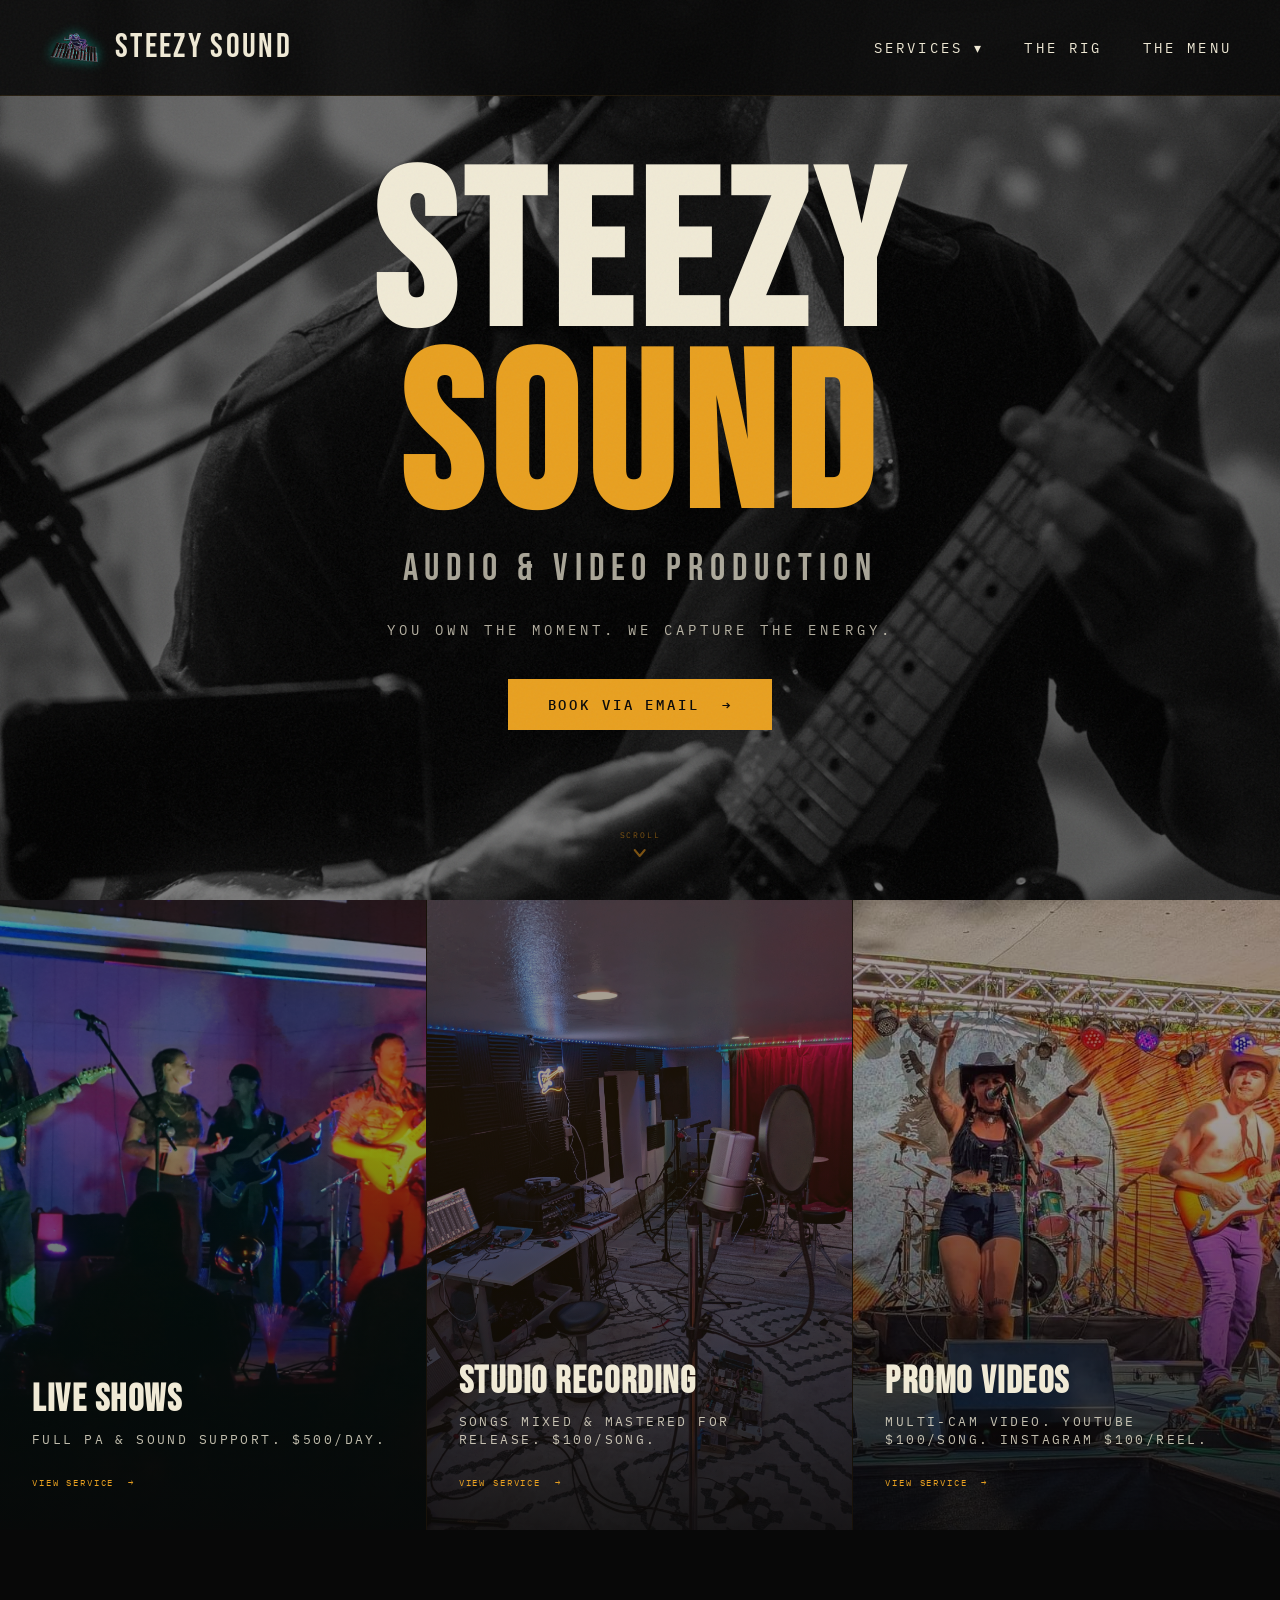
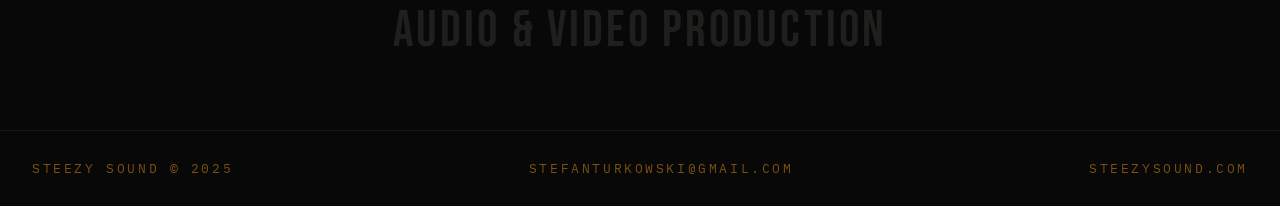
<file: index.html>
<!DOCTYPE html>
<html lang="en">
<head>
  <meta charset="UTF-8" />
  <meta name="viewport" content="width=device-width, initial-scale=1.0, maximum-scale=1.0, user-scalable=no" />
  <title>Steezy Sound</title>
  <link rel="stylesheet" href="style.css" />
  <style>
    /* ─── HERO ─────────────────────────────────────────── */
    .hero {
      position: relative;
      height: 100vh;
      display: flex;
      flex-direction: column;
      align-items: center;
      justify-content: center;
      overflow: hidden;
    }

    .hero-bg {
      position: absolute; inset: 0;
      background: url('media/landing.jpg') center/cover no-repeat;
      filter: brightness(0.5);
      z-index: 0;
    }

    .hero-content {
      position: relative; z-index: 1;
      display: flex; flex-direction: column;
      align-items: center; text-align: center;
      padding: 0 2rem;
    }

    #wander-frog {
      position: absolute;
      z-index: 100;
      width: clamp(60px, 7vw, 110px);
      height: auto;
      pointer-events: none;
      filter: drop-shadow(0 0 18px rgba(0,240,208,0.5));
      opacity: 0.82;
      transition: left 12s cubic-bezier(0.22, 1, 0.36, 1),
                  top  12s cubic-bezier(0.22, 1, 0.36, 1);
      animation: frog-wander-bob 3.6s ease-in-out infinite;
    }

    @keyframes frog-wander-bob {
      0%, 100% { transform: rotate(-20deg); }
      50%       { transform: rotate(20deg); }
    }

    .hero-sup { display: none; }

    .hero-wordmark {
      font-family: 'Bebas Neue', sans-serif;
      font-size: clamp(5.5rem, 17vw, 14rem);
      line-height: 0.84; letter-spacing: 0.04em;
      color: var(--cream); margin-bottom: 0.6rem;
    }

    .hero-wordmark span { display: block; color: var(--amber); }

    .hero-discipline {
      font-family: 'Bebas Neue', sans-serif;
      font-size: clamp(1.2rem, 3.5vw, 2.4rem);
      letter-spacing: 0.18em; text-transform: uppercase;
      color: rgba(240,234,214,0.7);
      margin-bottom: 1.8rem;
    }

    .hero-tagline {
      font-size: 0.9rem; letter-spacing: 0.28em; text-transform: uppercase;
      color: rgba(240,234,214,0.75);
      margin-bottom: 2.5rem;
    }

    .hero-scroll {
      position: absolute; bottom: 2.5rem; left: 50%;
      transform: translateX(-50%);
      display: flex; flex-direction: column; align-items: center; gap: 0.4rem;
      font-size: 0.5rem; letter-spacing: 0.22em; text-transform: uppercase;
      color: var(--amber-dim);
      animation: scroll-bob 2.2s ease-in-out infinite;
    }

    @keyframes scroll-bob {
      0%, 100% { transform: translateX(-50%) translateY(0); }
      50%       { transform: translateX(-50%) translateY(6px); }
    }

    .hero-scroll svg {
      width: 14px; height: 14px;
      stroke: var(--amber-dim); fill: none; stroke-width: 2;
      stroke-linecap: round; stroke-linejoin: round;
    }

    /* ─── SERVICES GRID ─────────────────────────────────── */
    .services {
      display: grid;
      grid-template-columns: repeat(3, 1fr);
    }

    .service-card {
      position: relative;
      height: 70vh;
      display: flex;
      flex-direction: column;
      justify-content: flex-end;
      padding: 2.5rem 2rem;
      text-decoration: none;
      overflow: hidden;
      color: var(--cream);
    }

    .service-card:not(:last-child) {
      border-right: 1px solid rgba(232,160,32,0.07);
    }

    .card-bg {
      position: absolute; inset: 0;
      background-size: cover; background-position: center;
      filter: brightness(0.62);
      transition: filter 0.5s ease, transform 0.7s ease;
      z-index: 0;
    }

    .card-live .card-bg {
      background-image: url('media/live_shows.jpg');
      background-position: center top;
    }

    .card-studio .card-bg {
      background-image: url('media/studio_recording.jpg');
      background-position: center;
    }

    .card-promo .card-bg {
      background-image: url('media/promo_vids.jpg');
    }

    .service-card:hover .card-bg {
      filter: brightness(0.78);
      transform: scale(1.04);
    }

    /* Per-card color tint */
    .card-tint {
      position: absolute; inset: 0; z-index: 1;
      transition: opacity 0.4s;
    }
    .card-live   .card-tint { background: rgba(0,240,208,0.06); }
    .card-studio .card-tint { background: rgba(232,160,32,0.1); }
    .card-promo  .card-tint { background: rgba(200,60,60,0.05); }

    /* Bottom gradient so text is always readable */
    .card-grad {
      position: absolute; bottom: 0; left: 0; right: 0; height: 65%;
      background: linear-gradient(to top, rgba(8,8,8,0.82), transparent);
      z-index: 2;
    }

    .card-body {
      position: relative; z-index: 3;
    }

    .card-num {
      font-size: 0.62rem; letter-spacing: 0.28em;
      color: var(--amber); margin-bottom: 0.55rem;
    }

    .card-title {
      font-family: 'Bebas Neue', sans-serif;
      font-size: clamp(2.2rem, 3vw, 3.2rem);
      line-height: 1; letter-spacing: 0.04em;
      margin-bottom: 0.65rem;
    }

    .card-hook {
      font-size: 0.84rem; letter-spacing: 0.18em; text-transform: uppercase;
      color: rgba(240,234,214,0.8); margin-bottom: 1.4rem;
    }

    .card-link {
      display: inline-flex; align-items: center; gap: 0.5em;
      font-size: 0.58rem; letter-spacing: 0.2em; text-transform: uppercase;
      color: var(--amber); transition: gap 0.22s;
    }

    .service-card:hover .card-link { gap: 1em; }

    /* ─── TEXTURE BAND ─────────────────────────────────── */
    .texture-band {
      position: relative; height: 200px; overflow: hidden;
    }
    .texture-band-bg {
      position: absolute; inset: 0;
      background: url('media/bottom.jpg') center/cover no-repeat;
      filter: brightness(0.45);
    }
    .texture-band-text {
      position: relative; z-index: 1; height: 100%;
      display: flex; align-items: center; justify-content: center;
    }
    .texture-band-text blockquote {
      font-family: 'Bebas Neue', sans-serif;
      font-size: clamp(1.8rem, 4vw, 3.5rem);
      letter-spacing: 0.06em;
      color: rgba(240,234,214,0.1);
      text-align: center;
    }

    /* ─── MOBILE ────────────────────────────────────────── */
    @media (max-width: 800px) {
      .services {
        grid-template-columns: 1fr;
      }
      .service-card {
        height: 55vh;
        border-right: none !important;
        border-bottom: 1px solid rgba(232,160,32,0.07);
      }
      .service-card:last-child { border-bottom: none; }
    }
  </style>
</head>
<body>

  <!-- NAV -->
  <nav class="nav">
    <a href="index.html" class="nav-brand">
      <img src="media/logo.png" alt="Steezy Sound frog logo" class="nav-frog" />
      <span class="nav-wordmark">Steezy Sound</span>
    </a>
    <button class="nav-hamburger" id="nav-hamburger" aria-label="Open menu">
      <span></span><span></span><span></span>
    </button>
    <div class="nav-links" id="nav-links">
      <div class="nav-dropdown">
        <button class="nav-link" aria-haspopup="true" aria-expanded="false">Services ▾</button>
        <div class="dropdown-menu">
          <a href="live-recording.html" class="dropdown-item">Live Shows</a>
          <a href="studio.html" class="dropdown-item">Studio Recording</a>
          <a href="promo-video.html" class="dropdown-item">Promo Videos</a>
        </div>
      </div>
      <a href="rig.html" class="nav-link">The Rig</a>
      <a href="menu.html" class="nav-link">The Menu</a>
    </div>
  </nav>

  <!-- HERO -->
  <section class="hero">
    <div class="hero-bg"></div>
    <div class="hero-content">
      <h1 class="hero-wordmark">Steezy<span>Sound</span></h1>
      <p class="hero-discipline">Audio &amp; Video Production</p>
      <p class="hero-tagline">You own the moment. We capture the energy.</p>
      <a href="mailto:stefanturkowski@gmail.com" class="btn-book">Book via email &nbsp;→</a>
    </div>
    <div class="hero-scroll" aria-hidden="true">
      <span>Scroll</span>
      <svg viewBox="0 0 14 14"><polyline points="2,4 7,10 12,4" /></svg>
    </div>
  </section>

  <!-- SERVICES -->
  <section class="services" aria-label="Services">
    <a href="live-recording.html" class="service-card card-live">
      <div class="card-bg"></div>
      <div class="card-tint"></div>
      <div class="card-grad"></div>
      <div class="card-body">
        <h2 class="card-title">Live Shows</h2>
        <p class="card-hook">Full PA & Sound Support. $500/day.</p>
        <span class="card-link">View service &nbsp;→</span>
      </div>
    </a>

    <a href="studio.html" class="service-card card-studio">
      <div class="card-bg"></div>
      <div class="card-tint"></div>
      <div class="card-grad"></div>
      <div class="card-body">
        <h2 class="card-title">Studio Recording</h2>
        <p class="card-hook">Songs mixed & mastered for release. $100/song.</p>
        <span class="card-link">View service &nbsp;→</span>
      </div>
    </a>

    <a href="promo-video.html" class="service-card card-promo">
      <div class="card-bg"></div>
      <div class="card-tint"></div>
      <div class="card-grad"></div>
      <div class="card-body">
        <h2 class="card-title">Promo Videos</h2>
        <p class="card-hook">Multi-cam video. YouTube $100/song. Instagram $100/reel.</p>
        <span class="card-link">View service &nbsp;→</span>
      </div>
    </a>
  </section>

  <!-- TEXTURE BAND -->
  <div class="texture-band">
    <div class="texture-band-bg"></div>
    <div class="texture-band-text">
      <blockquote>Audio &amp; Video Production</blockquote>
    </div>
  </div>

  <!-- WANDERING FROG -->
  <img src="media/logo.png" alt="" id="wander-frog" aria-hidden="true" />

  <!-- FOOTER -->
  <footer class="site-footer">
    <span>Steezy Sound &copy; 2025</span>
    <!-- REPLACE: update email address -->
    <a href="mailto:stefanturkowski@gmail.com">stefanturkowski@gmail.com</a>
    <span>steezysound.com</span>
  </footer>

  <script>
    // ── Wandering frog ───────────────────────────────────
    (function() {
      const frog = document.getElementById('wander-frog');
      let lastX, lastY;

      function wander() {
        const vw = window.innerWidth;
        const pageH = document.documentElement.scrollHeight;
        const minDist = vw * 0.7;
        let x, y, tries = 0;
        do {
          x = -vw * 0.35 + Math.random() * (vw * 1.7);
          y = -150 + Math.random() * (pageH + 300);
          tries++;
        } while (Math.hypot(x - lastX, y - lastY) < minDist && tries < 15);
        lastX = x;
        lastY = y;
        frog.style.left = x + 'px';
        frog.style.top  = y + 'px';
        setTimeout(wander, 3000 + Math.random() * 4000);
      }

      lastX = -window.innerWidth * 0.35 + Math.random() * (window.innerWidth * 1.7);
      lastY = Math.random() * document.documentElement.scrollHeight;
      frog.style.left = lastX + 'px';
      frog.style.top  = lastY + 'px';
      setTimeout(wander, 400);
    })();

    // ── Hamburger ─────────────────────────────────────────
    const hamburger = document.getElementById('nav-hamburger');
    const navLinks  = document.getElementById('nav-links');
    hamburger?.addEventListener('click', e => {
      e.stopPropagation();
      const open = navLinks.classList.toggle('mobile-open');
      hamburger.classList.toggle('open', open);
    });

    // ── Nav dropdown (mobile tap) ─────────────────────────
    document.querySelectorAll('.nav-dropdown').forEach(dd => {
      dd.querySelector('button')?.addEventListener('click', e => {
        e.stopPropagation();
        const open = dd.classList.toggle('open');
        dd.querySelector('button').setAttribute('aria-expanded', open);
      });
    });
    document.addEventListener('click', () => {
      navLinks?.classList.remove('mobile-open');
      hamburger?.classList.remove('open');
      document.querySelectorAll('.nav-dropdown').forEach(dd => {
        dd.classList.remove('open');
        dd.querySelector('button')?.setAttribute('aria-expanded', 'false');
      });
    });

    // Parallax
    (function() {
      const update = () => {
        if (window.innerWidth > 800) {
          document.querySelectorAll('.hero-bg').forEach(bg => {
            bg.style.backgroundPositionY = `calc(50% + ${window.scrollY * 0.35}px)`;
          });
        }
        document.querySelectorAll('.texture-band-bg').forEach(bg => {
          const r = bg.parentElement.getBoundingClientRect();
          const offset = (r.top + r.height / 2 - window.innerHeight / 2) * 0.35;
          const baseY = window.innerWidth <= 800 ? '-100px' : '38%';
          bg.style.backgroundPositionY = `calc(${baseY} + ${offset}px)`;
        });
      };
      let ticking = false;
      window.addEventListener('scroll', () => {
        if (!ticking) {
          requestAnimationFrame(() => { update(); ticking = false; });
          ticking = true;
        }
      }, { passive: true });
      update();
    })();
  </script>
</body>
</html>
</file>
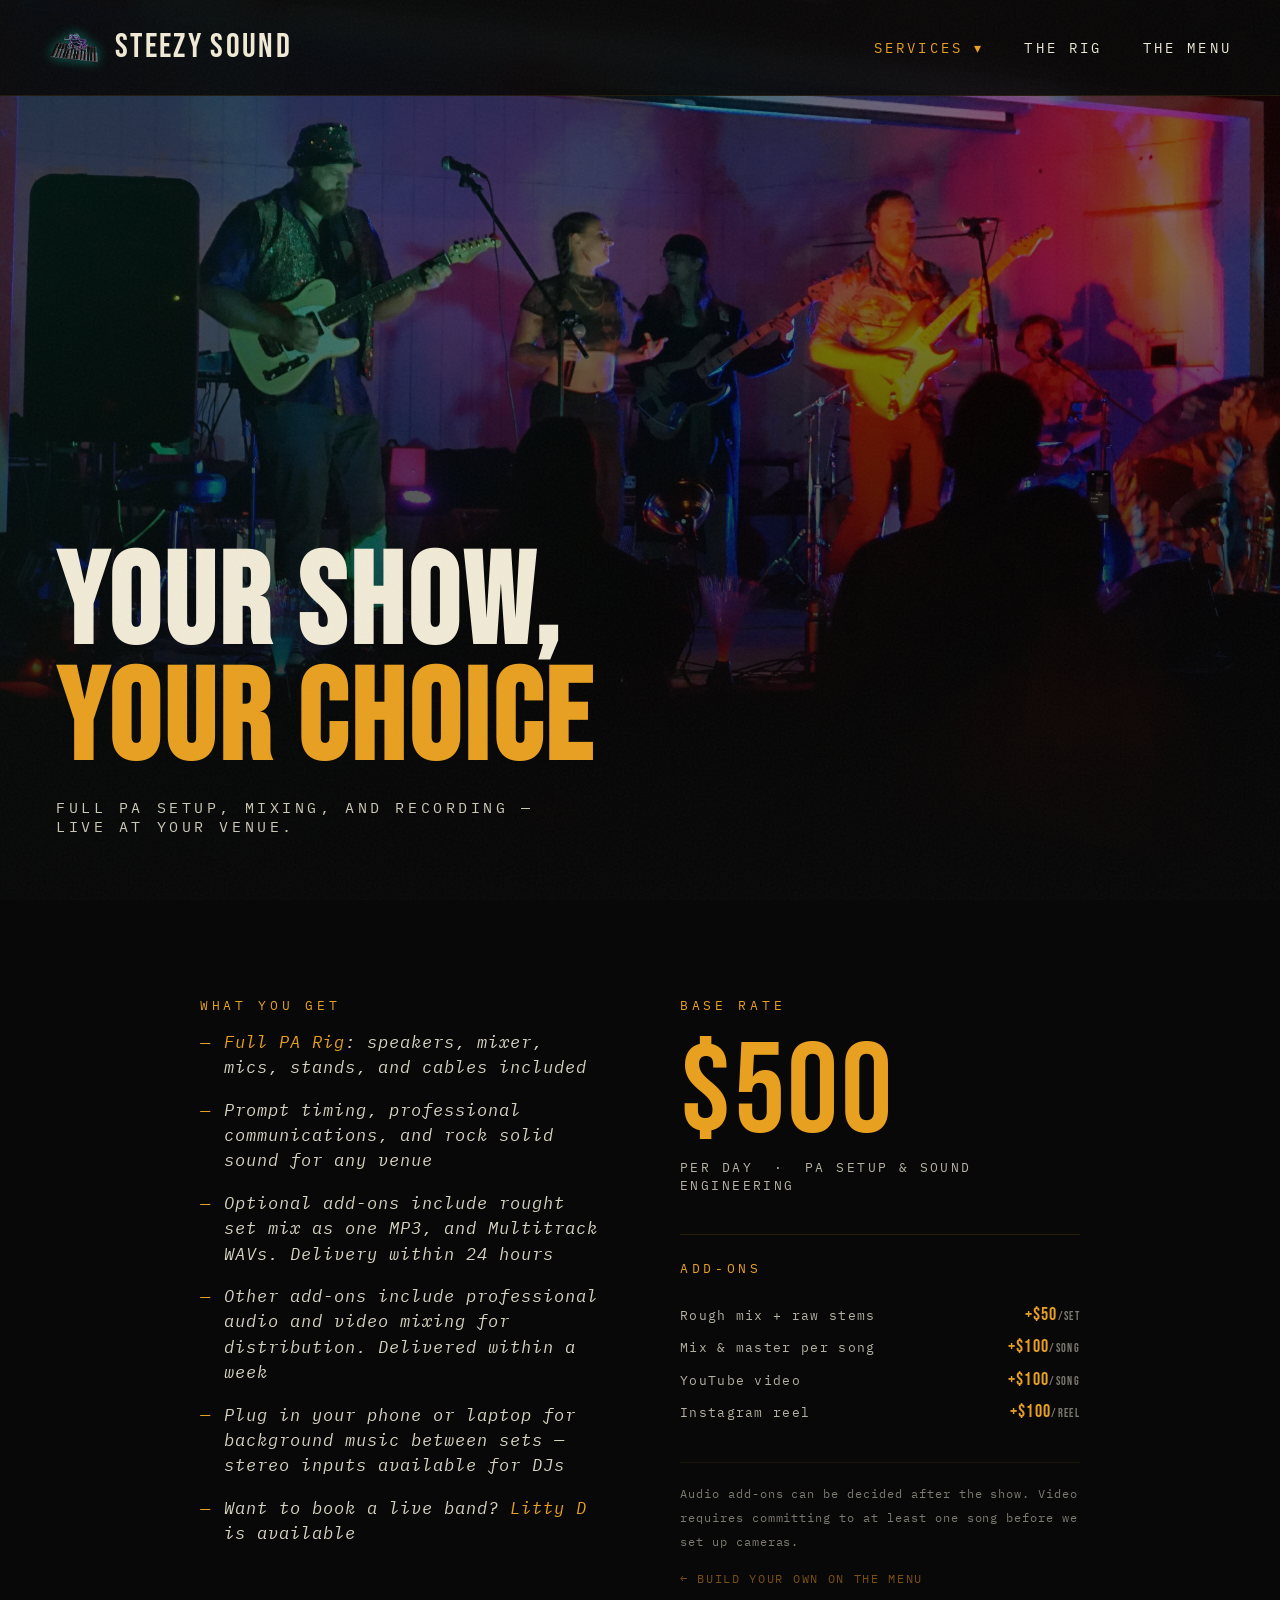
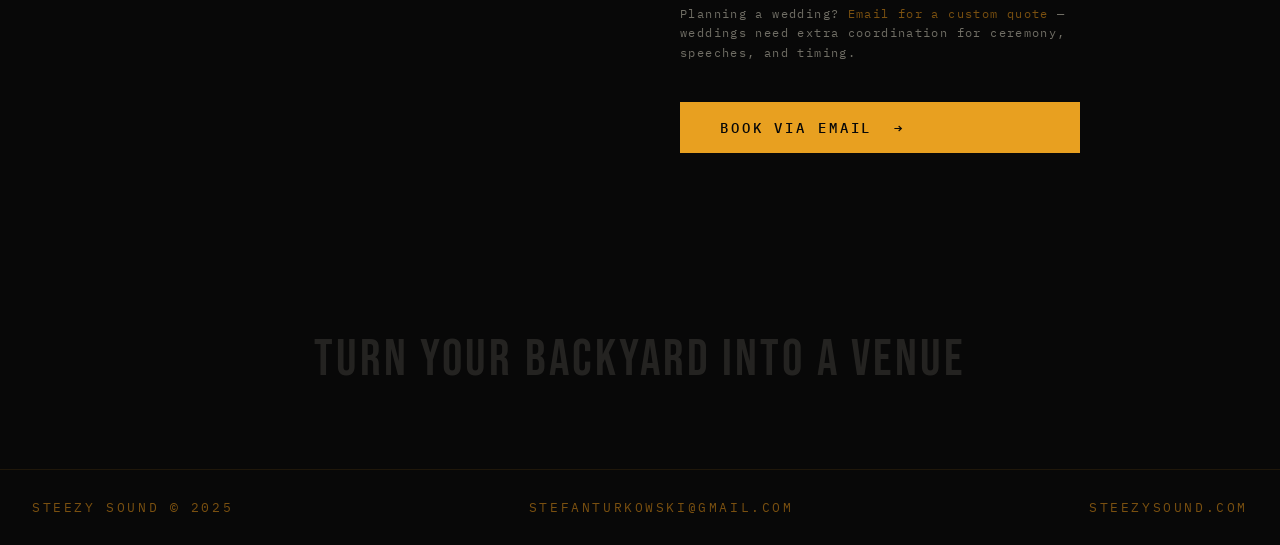
<file: live-recording.html>
<!DOCTYPE html>
<html lang="en">
<head>
  <meta charset="UTF-8" />
  <meta name="viewport" content="width=device-width, initial-scale=1.0, maximum-scale=1.0, user-scalable=no" />
  <title>Live Shows — Steezy Sound</title>
  <link rel="stylesheet" href="style.css" />
  <style>
    /* ─── HERO ─────────────────────────────────────────── */
    .service-hero {
      position: relative;
      height: 100vh;
      display: flex;
      flex-direction: column;
      align-items: flex-start;
      justify-content: flex-end;
      padding: 5rem 3.5rem 4rem;
      overflow: hidden;
    }

    .service-hero-bg {
      position: absolute; inset: 0;
      background: url('media/live_shows.jpg') center top / cover no-repeat;
      filter: brightness(0.5);
      z-index: 0;
    }

    /* Teal/green tint matching the stage light in the photo */
    .service-hero::before {
      content: '';
      position: absolute; inset: 0; z-index: 1;
      background: linear-gradient(135deg, rgba(0,200,160,0.12) 0%, transparent 60%);
    }

    /* Bottom-up gradient so text sits on solid dark */
    .service-hero::after {
      content: '';
      position: absolute; bottom: 0; left: 0; right: 0; height: 70%;
      background: linear-gradient(to top, rgba(8,8,8,0.95), transparent);
      z-index: 2;
    }

    .hero-inner {
      position: relative; z-index: 3;
    }

    .hero-num {
      font-size: 0.9rem; letter-spacing: 0.28em;
      color: var(--cyan); margin-bottom: 0.6rem;
      display: flex; align-items: center; gap: 0.8rem;
    }

    .hero-num::after {
      content: '';
      display: block; width: 60px; height: 1px;
      background: var(--cyan); opacity: 0.4;
    }

    .service-title {
      font-family: 'Bebas Neue', sans-serif;
      font-size: clamp(4rem, 10vw, 9rem);
      line-height: 0.9; letter-spacing: 0.03em;
      color: var(--cream); margin-bottom: 1.2rem;
    }

    .service-title span { color: var(--amber); }

    .service-subtitle {
      font-size: 0.93rem; letter-spacing: 0.24em; text-transform: uppercase;
      color: rgba(240,234,214,0.85); max-width: 500px;
    }

    /* ─── BODY ──────────────────────────────────────────── */
    .service-body {
      display: grid;
      grid-template-columns: 1fr 1fr;
      gap: 5rem;
      max-width: 960px;
      margin: 0 auto;
      padding: 6rem 2.5rem;
    }

    .benefits {
      list-style: none;
      display: flex;
      flex-direction: column;
      gap: 1.1rem;
    }

    .benefits li {
      display: flex;
      align-items: flex-start;
      gap: 0.8rem;
      font-size: 1.05rem;
      letter-spacing: 0.06em;
      line-height: 1.5;
      color: rgba(240,234,214,0.9);
      font-style: italic;
    }

    .benefits li::before {
      content: '—';
      color: var(--amber);
      flex-shrink: 0;
      margin-top: 0.05em;
    }

    /* Right column */
    .price-col {
      display: flex;
      flex-direction: column;
      gap: 2.5rem;
    }

    .price-figure {
      font-family: 'Bebas Neue', sans-serif;
      font-size: clamp(5rem, 10vw, 9rem);
      line-height: 1;
      color: var(--amber);
      letter-spacing: 0.02em;
    }

    .price-note {
      font-size: 0.84rem; letter-spacing: 0.18em; text-transform: uppercase;
      color: rgba(240,234,214,0.75); margin-top: 0;
    }

    .addons {
      display: flex; flex-direction: column; gap: 0.7rem;
      border-top: 1px solid rgba(232,160,32,0.15);
      padding-top: 1.5rem;
    }

    .addon-row {
      display: flex; justify-content: space-between; align-items: baseline;
      font-size: 0.82rem; letter-spacing: 0.1em;
      color: rgba(240,234,214,0.75);
    }

    .addon-price { color: var(--amber); font-family: 'Bebas Neue', sans-serif; font-size: 1.1rem; }

    .price-examples {
      font-size: 0.75rem; letter-spacing: 0.08em; line-height: 2;
      color: rgba(240,234,214,0.4);
      border-top: 1px solid rgba(232,160,32,0.08);
      padding-top: 1.2rem;
    }

    .example-line { display: block; }
    .example-total { color: rgba(232,160,32,0.6); }

    /* ─── TEXTURE SECTION ───────────────────────────────── */
    .texture-band {
      position: relative;
      height: 220px;
      overflow: hidden;
    }

    .texture-band-bg {
      position: absolute; inset: 0;
      background: url('media/bottom.jpg') center/cover no-repeat;
      filter: brightness(0.45);
    }

    .texture-band-text {
      position: relative; z-index: 1;
      height: 100%;
      display: flex;
      align-items: center;
      justify-content: center;
    }

    .texture-band-text blockquote {
      font-family: 'Bebas Neue', sans-serif;
      font-size: clamp(1.8rem, 4vw, 3.5rem);
      letter-spacing: 0.06em;
      color: rgba(240,234,214,0.12);
      text-align: center;
      text-transform: uppercase;
    }

    /* ─── MOBILE ────────────────────────────────────────── */
    @media (max-width: 640px) {
      .service-hero { padding: 5rem 1.5rem 3rem; }
      .service-body  { grid-template-columns: 1fr; gap: 3rem; padding: 4rem 1.5rem; }
    }
  </style>
</head>
<body>

  <!-- NAV -->
  <nav class="nav">
    <a href="index.html" class="nav-brand">
      <img src="media/logo.png" alt="Steezy Sound" class="nav-frog" />
      <span class="nav-wordmark">Steezy Sound</span>
    </a>
    <button class="nav-hamburger" id="nav-hamburger" aria-label="Open menu">
      <span></span><span></span><span></span>
    </button>
    <div class="nav-links" id="nav-links">
      <div class="nav-dropdown">
        <button class="nav-link active" aria-haspopup="true" aria-expanded="false">Services ▾</button>
        <div class="dropdown-menu">
          <a href="live-recording.html" class="dropdown-item" style="color:var(--amber)">Live Shows</a>
          <a href="studio.html" class="dropdown-item">Studio Recording</a>
          <a href="promo-video.html" class="dropdown-item">Promo Videos</a>
        </div>
      </div>
      <a href="rig.html" class="nav-link">The Rig</a>
      <a href="menu.html" class="nav-link">The Menu</a>
    </div>
  </nav>

  <!-- HERO -->
  <section class="service-hero">
    <div class="service-hero-bg"></div>
    <div class="hero-inner">
      <h1 class="service-title">Your Show,<br><span>Your Choice</span></h1>
      <p class="service-subtitle">Full PA setup, mixing, and recording — live at your venue.</p>
    </div>
  </section>

  <!-- BODY -->
  <div class="service-body">
    <!-- LEFT: What you get -->
    <div>
      <span class="section-label">What you get</span>
      <ul class="benefits">
        <li><span><a href="rig.html" style="color:var(--amber);text-decoration:none;">Full PA Rig</a>: speakers, mixer,  mics, stands, and cables included</span></li>
        <li>Prompt timing, professional communications, and rock solid sound for any venue</li>
        <li>Optional add-ons include rought set mix as one MP3, and Multitrack WAVs. Delivery within 24 hours</li>
        <li>Other add-ons include professional audio and video mixing for distribution. Delivered within a week</li>
        <li>Plug in your phone or laptop for background music between sets — stereo inputs available for DJs</li>
        <li><span>Want to book a live band? <a href="https://littyd.com/" target="_blank" rel="noopener" style="color:var(--amber);text-decoration:none;">Litty D</a> is available</span></li>
      </ul>
    </div>

    <!-- RIGHT: Price + CTA -->
    <div class="price-col">
      <div>
        <span class="section-label">Base rate</span>
        <p class="price-figure">$500</p>
        <p class="price-note">Per day &nbsp;·&nbsp; PA setup &amp; sound engineering</p>
      </div>

      <div class="addons">
        <span class="section-label">Add-ons</span>
        <div class="addon-row">
          <span>Rough mix + raw stems</span>
          <span class="addon-price">+$50<span style="font-family:inherit;font-size:0.75rem;color:rgba(240,234,214,0.5)">/set</span></span>
        </div>
        <div class="addon-row">
          <span>Mix &amp; master per song</span>
          <span class="addon-price">+$100<span style="font-family:inherit;font-size:0.75rem;color:rgba(240,234,214,0.5)">/song</span></span>
        </div>
        <div class="addon-row">
          <span>YouTube video</span>
          <span class="addon-price">+$100<span style="font-family:inherit;font-size:0.75rem;color:rgba(240,234,214,0.5)">/song</span></span>
        </div>
        <div class="addon-row">
          <span>Instagram reel</span>
          <span class="addon-price">+$100<span style="font-family:inherit;font-size:0.75rem;color:rgba(240,234,214,0.5)">/reel</span></span>
        </div>
      </div>

      <div class="price-examples">
        <span class="example-line" style="color:rgba(240,234,214,0.5)">Audio add-ons can be decided after the show. Video requires committing to at least one song before we set up cameras.</span>
        <a href="menu.html" style="display:block;margin-top:0.8rem;font-size:0.75rem;letter-spacing:0.14em;text-transform:uppercase;color:var(--amber-dim);text-decoration:none;">
          ← Build your own on The Menu
        </a>
        <p style="font-size:0.72rem;letter-spacing:0.12em;line-height:1.7;color:rgba(240,234,214,0.45);margin-top:0.8rem">
          Planning a wedding? <a href="mailto:stefanturkowski@gmail.com?subject=Wedding Inquiry" style="color:var(--amber-dim);text-decoration:none;">Email for a custom quote</a> — weddings need extra coordination for ceremony, speeches, and timing.
        </p>
      </div>

      <!-- REPLACE: update email address -->
      <a href="mailto:stefanturkowski@gmail.com?subject=Live Shows Inquiry" class="btn-book">
        Book via email &nbsp;→
      </a>
    </div>
  </div>

  <!-- TEXTURE BAND -->
  <div class="texture-band">
    <div class="texture-band-bg"></div>
    <div class="texture-band-text">
      <blockquote>Turn your backyard into a venue</blockquote>
    </div>
  </div>

  <!-- FOOTER -->
  <footer class="site-footer">
    <span>Steezy Sound &copy; 2025</span>
    <a href="mailto:stefanturkowski@gmail.com">stefanturkowski@gmail.com</a>
    <span>steezysound.com</span>
  </footer>

  <script>
    const hamburger = document.getElementById('nav-hamburger');
    const navLinks  = document.getElementById('nav-links');
    hamburger?.addEventListener('click', e => {
      e.stopPropagation();
      const open = navLinks.classList.toggle('mobile-open');
      hamburger.classList.toggle('open', open);
    });

    document.querySelectorAll('.nav-dropdown').forEach(dd => {
      dd.querySelector('button')?.addEventListener('click', e => {
        e.stopPropagation();
        const open = dd.classList.toggle('open');
        dd.querySelector('button').setAttribute('aria-expanded', open);
      });
    });
    document.addEventListener('click', () => {
      navLinks?.classList.remove('mobile-open');
      hamburger?.classList.remove('open');
      document.querySelectorAll('.nav-dropdown').forEach(dd => {
        dd.classList.remove('open');
        dd.querySelector('button')?.setAttribute('aria-expanded', 'false');
      });
    });

    // Parallax
    (function() {
      const update = () => {
        if (window.innerWidth > 800) {
          document.querySelectorAll('.service-hero-bg').forEach(bg => {
            bg.style.backgroundPositionY = `calc(50% + ${window.scrollY * 0.35}px)`;
          });
        }
        document.querySelectorAll('.texture-band-bg').forEach(bg => {
          const r = bg.parentElement.getBoundingClientRect();
          const offset = (r.top + r.height / 2 - window.innerHeight / 2) * 0.35;
          const baseY = window.innerWidth <= 800 ? '-100px' : '38%';
          bg.style.backgroundPositionY = `calc(${baseY} + ${offset}px)`;
        });
      };
      let ticking = false;
      window.addEventListener('scroll', () => {
        if (!ticking) {
          requestAnimationFrame(() => { update(); ticking = false; });
          ticking = true;
        }
      }, { passive: true });
      update();
    })();
  </script>
</body>
</html>
</file>
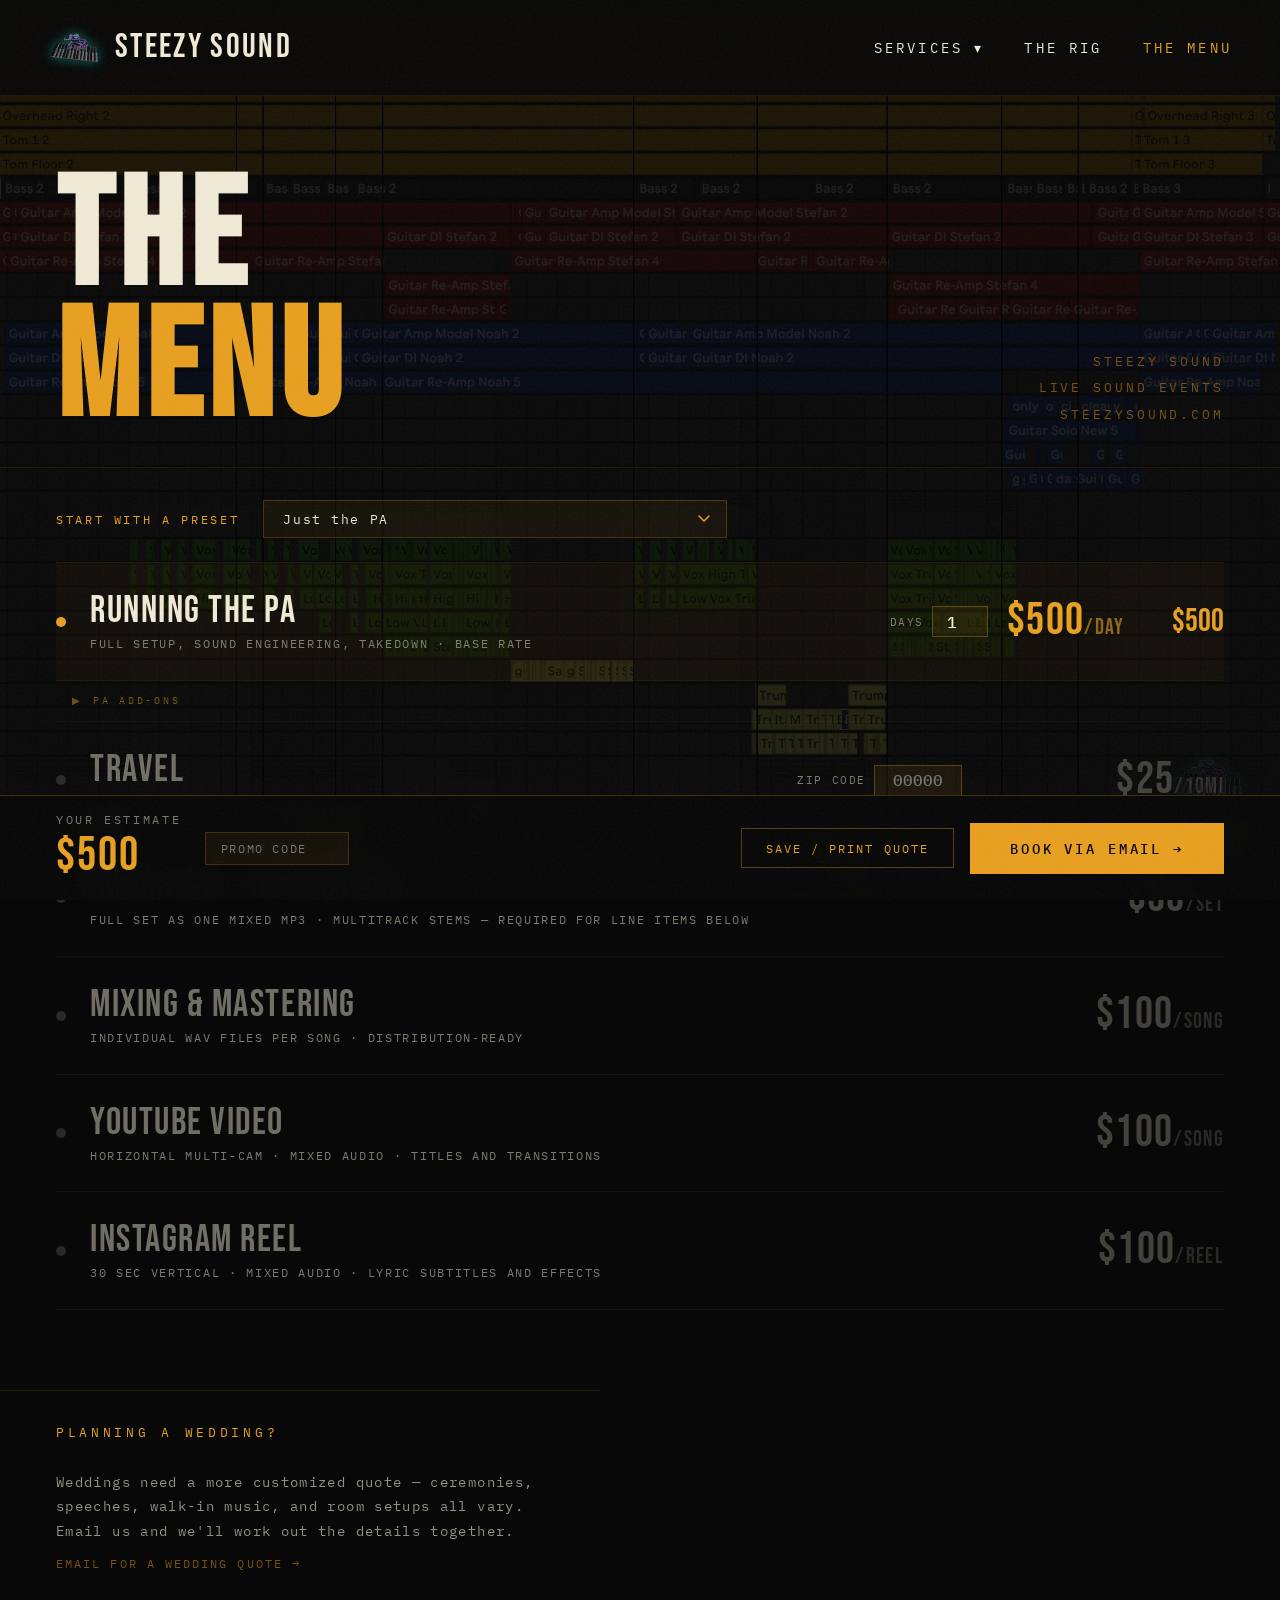
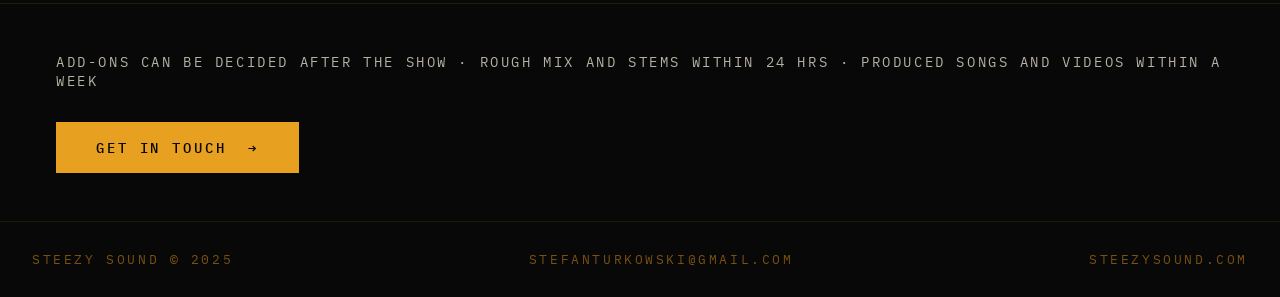
<file: menu.html>
<!DOCTYPE html>
<html lang="en">
<head>
  <meta charset="UTF-8" />
  <meta name="viewport" content="width=device-width, initial-scale=1.0, maximum-scale=1.0, user-scalable=no" />
  <title>Menu — Steezy Sound</title>
  <link rel="stylesheet" href="style.css" />
  <style>
    /* Full-page dark with very faint photo texture */
    .menu-page {
      position: relative;
      min-height: 100vh;
      display: flex;
      flex-direction: column;
      padding-top: 110px;
    }

    .menu-bg {
      position: fixed; inset: 0;
      background: url('media/menu.jpg') center/cover no-repeat;
      filter: brightness(0.14);
      z-index: -1;
    }

    /* ─── HEADER ────────────────────────────────────────── */
    .menu-header {
      display: flex;
      align-items: flex-end;
      justify-content: space-between;
      padding: 4rem 3.5rem 2rem;
      border-bottom: 1px solid rgba(232,160,32,0.12);
    }

    .menu-title {
      font-family: 'Bebas Neue', sans-serif;
      font-size: clamp(4rem, 12vw, 10rem);
      line-height: 0.85;
      letter-spacing: 0.04em;
      color: var(--cream);
    }

    .menu-title span { color: var(--amber); }

    .menu-meta {
      text-align: right;
      padding-bottom: 0.5rem;
    }

    .menu-meta p {
      font-size: 0.825rem;
      letter-spacing: 0.22em;
      text-transform: uppercase;
      color: var(--amber-dim);
      line-height: 2;
    }

    /* ─── CALCULATOR ────────────────────────────────────── */
    .calc-wrapper {
      flex: 1;
      padding: 0 3.5rem;
    }

    /* Preset selector */
    .preset-bar {
      padding: 2rem 0 1.5rem;
      display: flex; align-items: center; gap: 1.5rem; flex-wrap: wrap;
    }

    .preset-label {
      font-size: 0.75rem; letter-spacing: 0.22em; text-transform: uppercase;
      color: var(--amber); flex-shrink: 0;
    }

    .preset-select {
      background: rgba(232,160,32,0.06);
      border: 1px solid rgba(232,160,32,0.25);
      color: var(--cream);
      font-family: 'IBM Plex Mono', monospace;
      font-size: 0.82rem; letter-spacing: 0.12em;
      padding: 0.6rem 1.2rem;
      cursor: pointer; appearance: none;
      background-image: url("data:image/svg+xml,%3Csvg xmlns='http://www.w3.org/2000/svg' width='12' height='8' viewBox='0 0 12 8'%3E%3Cpath d='M1 1l5 5 5-5' stroke='%23e8a020' stroke-width='1.5' fill='none' stroke-linecap='round'/%3E%3C/svg%3E");
      background-repeat: no-repeat;
      background-position: right 1rem center;
      padding-right: 2.5rem;
      transition: border-color 0.2s;
    }

    .preset-select:hover, .preset-select:focus { border-color: var(--amber); outline: none; }
    .preset-select option { background: #111; color: var(--cream); }

    /* Line items */
    .calc-items {
      border-top: 1px solid rgba(232,160,32,0.12);
    }

    .calc-row {
      display: grid;
      grid-template-columns: 1fr auto;
      align-items: center;
      gap: 2rem;
      padding: 1.8rem 0;
      border-bottom: 1px solid rgba(232,160,32,0.07);
      cursor: pointer;
      transition: background 0.15s;
      user-select: none;
    }

    .calc-row:hover { background: rgba(232,160,32,0.02); }

    .calc-row.selected { background: rgba(232,160,32,0.04); }
    .calc-row.selected .row-name { color: var(--cream); }
    .calc-row.selected .row-indicator { background: var(--amber); }
    .calc-row.selected .row-price-unit { color: var(--amber); }

    .row-left {
      display: flex; align-items: center; gap: 1.5rem;
    }

    .row-indicator {
      width: 10px; height: 10px; border-radius: 50%;
      background: rgba(240,234,214,0.15);
      flex-shrink: 0;
      transition: background 0.2s;
    }

    .row-info { display: flex; flex-direction: column; gap: 0.35rem; }

    .row-name {
      font-family: 'Bebas Neue', sans-serif;
      font-size: clamp(1.4rem, 3vw, 2.4rem);
      line-height: 1; letter-spacing: 0.04em;
      color: rgba(240,234,214,0.45);
      transition: color 0.2s;
    }

    .row-desc {
      font-size: 0.75rem; letter-spacing: 0.14em; text-transform: uppercase;
      color: rgba(240,234,214,0.5);
    }

    .row-right {
      display: flex; align-items: center; gap: 1.2rem;
      flex-shrink: 0;
    }

    .row-qty-wrap {
      display: none; align-items: center; gap: 0.5rem;
    }

    .calc-row.selected .row-qty-wrap { display: flex; }

    .row-qty-label {
      font-size: 0.68rem; letter-spacing: 0.14em; text-transform: uppercase;
      color: rgba(240,234,214,0.5);
    }

    .row-qty {
      width: 3.5rem;
      background: rgba(232,160,32,0.08);
      border: 1px solid rgba(232,160,32,0.3);
      color: var(--cream);
      font-family: 'IBM Plex Mono', monospace;
      font-size: 1rem; font-weight: 500;
      text-align: center;
      padding: 0.3rem 0.5rem;
    }

    .row-qty:focus { outline: 1px solid var(--amber); }

    .row-price-unit {
      font-family: 'Bebas Neue', sans-serif;
      font-size: clamp(1.8rem, 3.5vw, 2.8rem);
      line-height: 1; letter-spacing: 0.03em;
      color: rgba(240,234,214,0.25);
      transition: color 0.2s;
      text-align: right; min-width: 7rem;
    }

    .row-line-total {
      font-family: 'Bebas Neue', sans-serif;
      font-size: clamp(1.4rem, 2.5vw, 2rem);
      color: var(--amber); min-width: 5rem; text-align: right;
      display: none;
    }

    .calc-row.selected .row-line-total { display: block; }

    /* Sticky estimate bar */
    .estimate-bar {
      position: fixed; bottom: 0; left: 0; right: 0; z-index: 400;
      background: rgba(8,8,8,0.97);
      border-top: 1px solid rgba(232,160,32,0.25);
      padding: 1rem 3.5rem;
      display: flex; align-items: center; justify-content: space-between;
      gap: 2rem; flex-wrap: wrap;
      backdrop-filter: blur(12px);
    }

    .estimate-label {
      font-size: 0.75rem; letter-spacing: 0.22em; text-transform: uppercase;
      color: rgba(240,234,214,0.5);
    }

    .estimate-total {
      font-family: 'Bebas Neue', sans-serif;
      font-size: clamp(2rem, 4vw, 3rem);
      color: var(--amber); letter-spacing: 0.04em;
    }

    .estimate-left {
      display: flex; align-items: center; gap: 1.5rem;
    }

    .estimate-actions {
      display: flex; gap: 1rem; align-items: center; flex-wrap: wrap;
    }

    .btn-print {
      background: none; border: 1px solid rgba(232,160,32,0.35);
      color: var(--amber); font-family: 'IBM Plex Mono', monospace;
      font-size: 0.72rem; letter-spacing: 0.18em; text-transform: uppercase;
      padding: 0.7rem 1.5rem; cursor: pointer;
      transition: background 0.2s, border-color 0.2s;
    }

    .btn-print:hover { background: rgba(232,160,32,0.08); border-color: var(--amber); }

    /* PA add-ons expand toggle */
    .addon-toggle {
      display: flex; align-items: center; gap: 0.8rem;
      padding: 0.85rem 0;
      cursor: pointer;
      border-bottom: 1px solid rgba(232,160,32,0.05);
      user-select: none;
      transition: background 0.15s;
    }
    .addon-toggle:hover { background: rgba(232,160,32,0.02); }
    .addon-toggle-icon {
      font-size: 0.6rem; color: rgba(232,160,32,0.45);
      transition: transform 0.2s; margin-left: 1rem;
    }
    .addon-toggle.open .addon-toggle-icon { transform: rotate(90deg); }
    .addon-toggle-label {
      font-size: 0.62rem; letter-spacing: 0.28em; text-transform: uppercase;
      color: rgba(232,160,32,0.5);
    }
    .addon-toggle-status {
      font-size: 0.6rem; letter-spacing: 0.14em; text-transform: uppercase;
      color: var(--amber); margin-left: auto; margin-right: 0.5rem;
    }
    .addon-subrows { display: none; }
    .addon-subrows.open { display: block; }

    /* Extra bottom padding so last item isn't hidden by bar */
    .calc-spacer { height: 5rem; }

    /* Copy flash feedback */
    .copy-feedback {
      position: fixed; bottom: 5rem; right: 2rem; z-index: 500;
      background: var(--amber); color: var(--black);
      font-family: 'IBM Plex Mono', monospace;
      font-size: 0.65rem; letter-spacing: 0.18em; text-transform: uppercase;
      padding: 0.6rem 1.2rem;
      opacity: 0; pointer-events: none;
      transition: opacity 0.3s;
    }

    .copy-feedback.show { opacity: 1; }

    /* ─── PRINT STYLES ──────────────────────────────────── */
    @media print {
      .nav, .menu-bg, .frog-corner, .estimate-bar, .preset-bar,
      .menu-foot, .copy-feedback { display: none !important; }
      .calc-wrapper { padding: 2rem; }
      body { background: white; color: black; }
      .row-name { color: black !important; }
      .row-desc { color: #555 !important; }
      .calc-row { border-bottom: 1px solid #ddd; }
      .estimate-total, .row-price-unit, .row-line-total { color: black !important; }
      .print-quote-header {
        display: block !important;
        font-family: monospace; font-size: 1rem;
        margin-bottom: 2rem;
        white-space: pre;
      }
    }

    .print-quote-header { display: none; }

    /* ─── TEXTURE BAND ─────────────────────────────────── */
    .texture-band {
      position: relative; height: 200px; overflow: hidden;
    }
    .texture-band-bg {
      position: absolute; inset: 0;
      background: url('media/bottom.jpg') center/cover no-repeat;
      filter: brightness(0.12);
    }
    .texture-band-text {
      position: relative; z-index: 1; height: 100%;
      display: flex; align-items: center; justify-content: center;
    }
    .texture-band-text blockquote {
      font-family: 'Bebas Neue', sans-serif;
      font-size: clamp(1.8rem, 4vw, 3.5rem);
      letter-spacing: 0.06em;
      color: rgba(240,234,214,0.1);
      text-align: center;
    }

    /* ─── FOOTER SECTION ────────────────────────────────── */
    .menu-foot {
      padding: 3rem 3.5rem;
      border-top: 1px solid rgba(232,160,32,0.12);
      display: flex;
      align-items: center;
      justify-content: space-between;
      gap: 2rem;
      flex-wrap: wrap;
    }

    .menu-foot-text {
      font-size: 0.9rem;
      letter-spacing: 0.18em;
      text-transform: uppercase;
      color: rgba(240,234,214,0.75);
    }

    /* ─── FROG WATERMARK ────────────────────────────────── */
    .frog-corner {
      position: fixed;
      bottom: 6rem;
      right: 2rem;
      width: 80px;
      opacity: 0.12;
      animation: frog-nav 3.2s ease-in-out infinite;
      filter: drop-shadow(0 0 10px rgba(0,240,208,0.5));
      pointer-events: none;
    }

    /* ─── PA ADD-ONS GROUP ──────────────────────────────── */
    .addon-group {
      border-bottom: 1px solid rgba(232,160,32,0.07);
    }

    .addon-group-label {
      padding: 0.8rem 0;
      font-size: 0.62rem; letter-spacing: 0.28em; text-transform: uppercase;
      color: rgba(232,160,32,0.45);
      display: flex; align-items: center; gap: 1rem;
    }
    .addon-group-label::after {
      content: ''; flex: 1; height: 1px;
      background: rgba(232,160,32,0.1);
    }

    .calc-subrow {
      display: grid;
      grid-template-columns: 1fr auto;
      align-items: center;
      gap: 2rem;
      padding: 1.3rem 0 1.3rem 2rem;
      border-bottom: 1px solid rgba(232,160,32,0.05);
      border-left: 2px solid rgba(232,160,32,0.12);
      cursor: pointer;
      transition: background 0.15s, border-left-color 0.2s;
      user-select: none;
    }
    .calc-subrow:last-child { border-bottom: none; }
    .calc-subrow:hover { background: rgba(232,160,32,0.02); }
    .calc-subrow.selected { background: rgba(232,160,32,0.04); border-left-color: rgba(232,160,32,0.45); }
    .calc-subrow.selected .row-name { color: var(--cream); }
    .calc-subrow.selected .row-indicator { background: var(--amber); }
    .calc-subrow.selected .row-price-unit { color: var(--amber); }
    .calc-subrow.selected .row-qty-wrap { display: flex; }
    .calc-subrow.selected .row-line-total { display: block; }
    .calc-subrow .row-name { font-size: clamp(1.1rem, 2.5vw, 2rem); }

    /* Travel row — activated by zip, not click */
    #row-travel:hover { background: none; }
    #row-travel.selected { background: rgba(232,160,32,0.04); }
    #row-travel.selected .row-name { color: var(--cream); }

    /* Zip input */
    .zip-wrap { display: flex; align-items: center; gap: 0.5rem; }
    .zip-input {
      width: 5.5rem;
      background: rgba(232,160,32,0.08);
      border: 1px solid rgba(232,160,32,0.3);
      color: var(--cream);
      font-family: 'IBM Plex Mono', monospace;
      font-size: 1rem; font-weight: 500;
      text-align: center;
      padding: 0.3rem 0.5rem;
    }
    .zip-input:focus { outline: 1px solid var(--amber); }
    .zip-status {
      font-size: 0.6rem; letter-spacing: 0.12em; text-transform: uppercase;
      color: rgba(240,234,214,0.35); min-width: 7rem;
    }
    .zip-status.ok { color: var(--amber); }
    .zip-status.err { color: rgba(240,100,100,0.65); }

    /* ─── WEDDING NOTE ──────────────────────────────────── */
    .wedding-note {
      padding: 2rem 3.5rem;
      border-top: 1px solid rgba(232,160,32,0.12);
      display: flex; flex-direction: column; gap: 0.8rem;
      max-width: 600px;
    }
    .wedding-note p {
      font-size: 0.85rem; letter-spacing: 0.1em; line-height: 1.8;
      color: rgba(240,234,214,0.6);
    }
    .wedding-link {
      font-size: 0.72rem; letter-spacing: 0.18em; text-transform: uppercase;
      color: var(--amber-dim); text-decoration: none;
    }
    .wedding-link:hover { color: var(--amber); }

    /* ─── PROMO CODE ────────────────────────────────────── */
    .promo-wrap {
      display: flex; align-items: center; gap: 0.6rem;
    }
    .promo-input {
      background: rgba(232,160,32,0.06);
      border: 1px solid rgba(232,160,32,0.2);
      color: var(--cream);
      font-family: 'IBM Plex Mono', monospace;
      font-size: 0.72rem; letter-spacing: 0.14em; text-transform: uppercase;
      padding: 0.5rem 0.9rem; width: 9rem;
      transition: border-color 0.2s;
    }
    .promo-input:focus { outline: none; border-color: var(--amber); }
    .promo-status {
      font-size: 0.65rem; letter-spacing: 0.14em; text-transform: uppercase;
      min-width: 8rem;
    }

    /* ─── MOBILE ────────────────────────────────────────── */
    @media (max-width: 640px) {
      .wedding-note { padding: 2rem 1.5rem; }
      .menu-header {
        flex-direction: column;
        align-items: flex-start;
        padding: 3rem 1.5rem 1.5rem;
        gap: 1rem;
      }
      .menu-meta { text-align: left; }
      .calc-wrapper { padding: 0 1.5rem; }
      .menu-foot  { padding: 2rem 1.5rem; flex-direction: column; align-items: flex-start; }
      .estimate-bar { padding: 1rem 1.5rem; }
      .row-right { flex-wrap: wrap; justify-content: flex-end; }
      .calc-subrow { padding-left: 1.2rem; }
    }
  </style>
</head>
<body>

  <!-- NAV -->
  <nav class="nav">
    <a href="index.html" class="nav-brand">
      <img src="media/logo.png" alt="Steezy Sound" class="nav-frog" />
      <span class="nav-wordmark">Steezy Sound</span>
    </a>
    <button class="nav-hamburger" id="nav-hamburger" aria-label="Open menu">
      <span></span><span></span><span></span>
    </button>
    <div class="nav-links" id="nav-links">
      <div class="nav-dropdown">
        <button class="nav-link" aria-haspopup="true" aria-expanded="false">Services ▾</button>
        <div class="dropdown-menu">
          <a href="live-recording.html" class="dropdown-item">Live Shows</a>
          <a href="studio.html" class="dropdown-item">Studio Recording</a>
          <a href="promo-video.html" class="dropdown-item">Promo Videos</a>
        </div>
      </div>
      <a href="rig.html" class="nav-link">The Rig</a>
      <a href="menu.html" class="nav-link active">The Menu</a>
    </div>
  </nav>

  <div class="menu-page">
    <div class="menu-bg"></div>

    <!-- HEADER -->
    <div class="menu-header">
      <h1 class="menu-title">The<br><span>Menu</span></h1>
      <div class="menu-meta">
        <p>Steezy Sound</p>
        <p>Live Sound Events</p>
        <p>steezysound.com</p>
      </div>
    </div>

    <!-- CALCULATOR -->
    <div class="calc-wrapper">

      <!-- Preset dropdown -->
      <div class="preset-bar">
        <span class="preset-label">Start with a preset</span>
        <select class="preset-select" id="preset-select">
          <option value="pa">Just the PA</option>
          <option value="diy">Audio DIY — PA + rough mix</option>
          <option value="release">Audio Release — PA + rough mix + mastering</option>
          <option value="instagram">Instagram — PA + rough mix + 2 reels</option>
          <option value="youtube">YouTube — PA + rough mix + 1 video</option>
        </select>
      </div>

      <!-- Line items -->
      <div class="calc-items" id="calc-items">

        <div class="calc-row selected" id="row-pa" data-rate="500" data-unit="day">
          <div class="row-left">
            <div class="row-indicator"></div>
            <div class="row-info">
              <span class="row-name">Running the PA</span>
              <span class="row-desc">Full setup, sound engineering, takedown · base rate</span>
            </div>
          </div>
          <div class="row-right">
            <div class="row-qty-wrap">
              <span class="row-qty-label">Days</span>
              <input class="row-qty" type="number" min="1" value="1" />
            </div>
            <span class="row-price-unit">$500<span style="font-size:0.5em;opacity:0.6">/day</span></span>
            <span class="row-line-total"></span>
          </div>
        </div>

        <!-- PA ADD-ONS (collapsible) -->
        <div class="addon-toggle" id="addon-toggle">
          <span class="addon-toggle-icon">▶</span>
          <span class="addon-toggle-label">PA Add-Ons</span>
          <span class="addon-toggle-status" id="addon-toggle-status"></span>
        </div>
        <div class="addon-subrows" id="addon-subrows">
          <!-- Wireless Mics -->
          <div class="calc-subrow" id="row-wireless">
            <div class="row-left">
              <div class="row-indicator"></div>
              <div class="row-info">
                <span class="row-name">Wireless Mics</span>
                <span class="row-desc">Both handhelds included &nbsp;·&nbsp; Shure BLX288 system</span>
              </div>
            </div>
            <div class="row-right">
              <div class="row-qty-wrap">
                <span class="row-qty-label">Days</span>
                <input class="row-qty" type="number" min="1" value="1" />
              </div>
              <span class="row-price-unit">$50<span style="font-size:0.5em;opacity:0.6">/day</span></span>
              <span class="row-line-total"></span>
            </div>
          </div>

          <!-- Stage Lighting -->
          <div class="calc-subrow" id="row-lighting">
            <div class="row-left">
              <div class="row-indicator"></div>
              <div class="row-info">
                <span class="row-name">Stage Lighting</span>
                <span class="row-desc">Basic LED wash &nbsp;·&nbsp; setup and takedown included</span>
              </div>
            </div>
            <div class="row-right">
              <div class="row-qty-wrap">
                <span class="row-qty-label">Days</span>
                <input class="row-qty" type="number" min="1" value="1" />
              </div>
              <span class="row-price-unit">$50<span style="font-size:0.5em;opacity:0.6">/day</span></span>
              <span class="row-line-total"></span>
            </div>
          </div>
        </div>

        <!-- TRAVEL (own line item) -->
        <div class="calc-row" id="row-travel" style="cursor:default">
          <div class="row-left">
            <div class="row-indicator" id="travel-indicator"></div>
            <div class="row-info">
              <span class="row-name">Travel</span>
              <span class="row-desc">$25 per 10 miles from Berkeley, CA &nbsp;·&nbsp; max 100 mi &nbsp;·&nbsp; required for quote</span>
            </div>
          </div>
          <div class="row-right">
            <div class="zip-wrap">
              <span class="row-qty-label">Zip code</span>
              <input class="zip-input" id="zip-input" type="text" maxlength="5" placeholder="00000" inputmode="numeric" autocomplete="postal-code" />
            </div>
            <span class="zip-status" id="zip-status"></span>
            <span class="row-price-unit" id="travel-price-unit">$25<span style="font-size:0.5em;opacity:0.6">/10mi</span></span>
            <span class="row-line-total" id="travel-line-total" style="display:none"></span>
          </div>
        </div>

        <div class="calc-row" id="row-rough" data-rate="50" data-unit="set">
          <div class="row-left">
            <div class="row-indicator"></div>
            <div class="row-info">
              <span class="row-name">Rough Mix + Raw Stems</span>
              <span class="row-desc">Full set as one mixed MP3 · multitrack stems — required for line items below</span>
            </div>
          </div>
          <div class="row-right">
            <div class="row-qty-wrap">
              <span class="row-qty-label">Sets</span>
              <input class="row-qty" type="number" min="1" value="1" />
            </div>
            <span class="row-price-unit">$50<span style="font-size:0.5em;opacity:0.6">/set</span></span>
            <span class="row-line-total"></span>
          </div>
        </div>

        <div class="calc-row" id="row-master" data-rate="100" data-unit="song">
          <div class="row-left">
            <div class="row-indicator"></div>
            <div class="row-info">
              <span class="row-name">Mixing &amp; Mastering</span>
              <span class="row-desc">Individual WAV files per song · distribution-ready</span>
            </div>
          </div>
          <div class="row-right">
            <div class="row-qty-wrap">
              <span class="row-qty-label">Songs</span>
              <input class="row-qty" type="number" min="1" value="1" />
            </div>
            <span class="row-price-unit">$100<span style="font-size:0.5em;opacity:0.6">/song</span></span>
            <span class="row-line-total"></span>
          </div>
        </div>

        <div class="calc-row" id="row-youtube" data-rate="100" data-unit="song">
          <div class="row-left">
            <div class="row-indicator"></div>
            <div class="row-info">
              <span class="row-name">YouTube Video</span>
              <span class="row-desc">Horizontal multi-cam · mixed audio · titles and transitions</span>
            </div>
          </div>
          <div class="row-right">
            <div class="row-qty-wrap">
              <span class="row-qty-label">Songs</span>
              <input class="row-qty" type="number" min="1" value="1" />
            </div>
            <span class="row-price-unit">$100<span style="font-size:0.5em;opacity:0.6">/song</span></span>
            <span class="row-line-total"></span>
          </div>
        </div>

        <div class="calc-row" id="row-instagram" data-rate="100" data-unit="reel">
          <div class="row-left">
            <div class="row-indicator"></div>
            <div class="row-info">
              <span class="row-name">Instagram Reel</span>
              <span class="row-desc">30 sec vertical · mixed audio · lyric subtitles and effects</span>
            </div>
          </div>
          <div class="row-right">
            <div class="row-qty-wrap">
              <span class="row-qty-label">Reels</span>
              <input class="row-qty" type="number" min="1" value="1" />
            </div>
            <span class="row-price-unit">$100<span style="font-size:0.5em;opacity:0.6">/reel</span></span>
            <span class="row-line-total"></span>
          </div>
        </div>

      </div>

      <div class="calc-spacer"></div>
    </div>

    <!-- WEDDING NOTE -->
    <div class="wedding-note">
      <span class="section-label">Planning a wedding?</span>
      <p>Weddings need a more customized quote — ceremonies, speeches, walk-in music, and room setups all vary. Email us and we'll work out the details together.</p>
      <a href="mailto:stefanturkowski@gmail.com?subject=Wedding Inquiry" class="wedding-link">Email for a wedding quote →</a>
    </div>

    <!-- MENU FOOTER -->
    <div class="menu-foot">
      <p class="menu-foot-text">Add-ons can be decided after the show · rough mix and stems within 24 hrs · produced songs and videos within a week</p>
      <a href="mailto:stefanturkowski@gmail.com" class="btn-book">
        Get in touch &nbsp;→
      </a>
    </div>

    <!-- SITE FOOTER -->
    <footer class="site-footer">
      <span>Steezy Sound &copy; 2025</span>
      <a href="mailto:stefanturkowski@gmail.com">stefanturkowski@gmail.com</a>
      <span>steezysound.com</span>
    </footer>
  </div>

  <!-- Frog watermark -->
  <img src="media/logo.png" alt="" class="frog-corner" aria-hidden="true" />

  <!-- Sticky estimate bar -->
  <div class="estimate-bar" id="estimate-bar">
    <div class="estimate-left">
      <div>
        <div class="estimate-label">Your estimate</div>
        <div class="estimate-total" id="estimate-total">$0</div>
      </div>
      <div class="promo-wrap" id="promo-wrap">
        <input class="promo-input" id="promo-input" type="text" placeholder="Promo code" autocomplete="off" spellcheck="false" />
        <span class="promo-status" id="promo-status"></span>
      </div>
    </div>
    <div class="estimate-actions">
      <button class="btn-print" id="btn-print">Save / Print quote</button>
      <a href="mailto:stefanturkowski@gmail.com" class="btn-book" style="margin:0">Book via email →</a>
    </div>
  </div>

  <!-- Copy feedback toast -->
  <div class="copy-feedback" id="copy-feedback">Copied!</div>

  <script>
    // ── Hamburger ─────────────────────────────────────────
    const hamburger = document.getElementById('nav-hamburger');
    const navLinks  = document.getElementById('nav-links');
    hamburger?.addEventListener('click', e => {
      e.stopPropagation();
      const open = navLinks.classList.toggle('mobile-open');
      hamburger.classList.toggle('open', open);
    });

    // ── Nav dropdown ──────────────────────────────────────
    document.querySelectorAll('.nav-dropdown').forEach(dd => {
      dd.querySelector('button')?.addEventListener('click', e => {
        e.stopPropagation();
        const open = dd.classList.toggle('open');
        dd.querySelector('button').setAttribute('aria-expanded', open);
      });
    });
    document.addEventListener('click', () => {
      navLinks?.classList.remove('mobile-open');
      hamburger?.classList.remove('open');
      document.querySelectorAll('.nav-dropdown').forEach(dd => {
        dd.classList.remove('open');
        dd.querySelector('button')?.setAttribute('aria-expanded', 'false');
      });
    });

    // ── Promo code ────────────────────────────────────────
    let promoActive = false;
    const PROMO_CODE = 'ilovetone';
    const PROMO_DISCOUNT = 0.8;

    // ── Travel distance ───────────────────────────────────
    const ORIGIN_LAT = 37.8716, ORIGIN_LNG = -122.2727; // 94703 Berkeley CA
    const MAX_MILES = 100;
    let travelMiles = 0, travelCost = 0, zipValid = false;

    function haversine(lat1, lng1, lat2, lng2) {
      const R = 3958.8;
      const dLat = (lat2 - lat1) * Math.PI / 180;
      const dLng = (lng2 - lng1) * Math.PI / 180;
      const a = Math.sin(dLat / 2) ** 2 +
                Math.cos(lat1 * Math.PI / 180) * Math.cos(lat2 * Math.PI / 180) *
                Math.sin(dLng / 2) ** 2;
      return R * 2 * Math.asin(Math.sqrt(a));
    }

    function setTravelActive(active) {
      const row = document.getElementById('row-travel');
      const indicator = document.getElementById('travel-indicator');
      const lineTotal = document.getElementById('travel-line-total');
      const priceUnit = document.getElementById('travel-price-unit');
      row.classList.toggle('selected', active);
      indicator.style.background = active ? 'var(--amber)' : '';
      lineTotal.style.display = active ? 'block' : 'none';
      lineTotal.textContent = active ? '$' + travelCost.toLocaleString() : '';
      if (active) {
        priceUnit.innerHTML = travelMiles + '<span style="font-size:0.5em;opacity:0.6"> mi</span>';
        priceUnit.style.color = 'var(--amber)';
      } else {
        priceUnit.innerHTML = '$25<span style="font-size:0.5em;opacity:0.6">/10mi</span>';
        priceUnit.style.color = '';
      }
    }

    async function lookupZip(zip) {
      const statusEl = document.getElementById('zip-status');
      if (!/^\d{5}$/.test(zip)) {
        travelMiles = 0; travelCost = 0; zipValid = false;
        setTravelActive(false);
        statusEl.textContent = '';
        statusEl.className = 'zip-status';
        updateTotal();
        return;
      }
      statusEl.textContent = 'Looking up…';
      statusEl.className = 'zip-status';
      try {
        const res = await fetch('https://api.zippopotam.us/us/' + zip);
        if (!res.ok) throw new Error('not found');
        const data = await res.json();
        const lat = parseFloat(data.places[0].latitude);
        const lng = parseFloat(data.places[0].longitude);
        const rawMiles = haversine(ORIGIN_LAT, ORIGIN_LNG, lat, lng);
        const city = data.places[0]['place name'] + ', ' + data.places[0]['state abbreviation'];
        if (rawMiles > MAX_MILES) {
          travelMiles = 0; travelCost = 0; zipValid = false;
          setTravelActive(false);
          statusEl.textContent = Math.round(rawMiles) + ' mi · out of range';
          statusEl.className = 'zip-status err';
        } else {
          travelMiles = Math.floor(rawMiles / 10) * 10;
          travelCost = (travelMiles / 10) * 25;
          zipValid = true;
          const active = travelCost > 0;
          setTravelActive(active);
          statusEl.textContent = active
            ? city + ' · ' + Math.round(rawMiles) + ' mi · $' + travelCost
            : city + ' · ' + Math.round(rawMiles) + ' mi · no charge';
          statusEl.className = 'zip-status' + (active ? ' ok' : '');
        }
      } catch {
        travelMiles = 0; travelCost = 0; zipValid = false;
        setTravelActive(false);
        statusEl.textContent = 'Zip not found';
        statusEl.className = 'zip-status err';
      }
      updateTotal();
    }

    // ── Calculator ────────────────────────────────────────
    const ITEMS = [
      { id: 'pa',        name: 'Running the PA',         unit: 'day',  rate: 500 },
      { id: 'wireless',  name: 'Wireless Mics',          unit: 'day',  rate: 50  },
      { id: 'lighting',  name: 'Stage Lighting',         unit: 'day',  rate: 50  },
      { id: 'rough',     name: 'Rough Mix + Raw Stems',  unit: 'set',  rate: 50  },
      { id: 'master',    name: 'Mixing & Mastering',     unit: 'song', rate: 100 },
      { id: 'youtube',   name: 'YouTube Video',          unit: 'song', rate: 100 },
      { id: 'instagram', name: 'Instagram Reel',         unit: 'reel', rate: 100 },
    ];

    const PRESETS = {
      pa:        { pa: 1 },
      diy:       { pa: 1, rough: 1 },
      release:   { pa: 1, rough: 1, master: 3 },
      instagram: { pa: 1, rough: 1, instagram: 2 },
      youtube:   { pa: 1, rough: 1, youtube: 1 },
    };

    function getRow(id)   { return document.getElementById('row-' + id); }
    function getQty(id)   { return parseInt(getRow(id).querySelector('.row-qty').value) || 1; }
    function isOn(id)     { return getRow(id).classList.contains('selected'); }
    function setOn(id, on){ getRow(id).classList.toggle('selected', on); }

    function updateTotal() {
      let subtotal = travelCost;
      ITEMS.forEach(item => {
        const row = getRow(item.id);
        const on  = isOn(item.id);
        const qty = parseInt(row.querySelector('.row-qty').value) || 1;
        const line = on ? item.rate * qty : 0;
        row.querySelector('.row-line-total').textContent = on ? '$' + line.toLocaleString() : '';
        subtotal += line;
      });
      const total = promoActive ? Math.round(subtotal * PROMO_DISCOUNT) : subtotal;
      const totalEl = document.getElementById('estimate-total');
      if (promoActive && subtotal > 0) {
        totalEl.innerHTML = `<span style="text-decoration:line-through;opacity:0.4;font-size:0.7em">$${subtotal.toLocaleString()}</span> $${total.toLocaleString()}`;
      } else {
        totalEl.textContent = '$' + total.toLocaleString();
      }
      return total;
    }

    // Items that require Rough Mix as a precursor
    const ROUGH_DEPS = ['master', 'youtube', 'instagram'];

    function ensureRough() {
      if (!isOn('rough')) {
        setOn('rough', true);
        getRow('rough').querySelector('.row-qty').value = 1;
      }
    }

    function showWarning(msg) {
      const fb = document.getElementById('copy-feedback');
      fb.textContent = msg;
      fb.classList.add('show');
      setTimeout(() => { fb.classList.remove('show'); fb.textContent = ''; }, 2500);
    }

    function roughIsRequired() {
      return ROUGH_DEPS.some(id => isOn(id));
    }

    // Toggle rows
    ITEMS.forEach(item => {
      const row = getRow(item.id);
      row.addEventListener('click', e => {
        if (e.target.tagName === 'INPUT') return; // don't toggle when clicking qty

        // PA can never be turned off
        if (item.id === 'pa' && isOn('pa')) return;

        // Rough Mix can't be turned off while a dependent item is active
        if (item.id === 'rough' && isOn('rough') && roughIsRequired()) {
          showWarning('Required by selected items');
          return;
        }

        const nowOn = !isOn(item.id);
        setOn(item.id, nowOn);
        if (nowOn && ROUGH_DEPS.includes(item.id)) ensureRough();
        updateTotal();
        updateAddonStatus();
      });
      row.querySelector('.row-qty').addEventListener('input', () => {
        // Clamp PA qty to minimum 1
        if (item.id === 'pa') {
          const inp = row.querySelector('.row-qty');
          if (parseInt(inp.value) < 1 || isNaN(parseInt(inp.value))) inp.value = 1;
        }
        if (!isOn(item.id)) setOn(item.id, true);
        if (ROUGH_DEPS.includes(item.id)) ensureRough();
        updateTotal();
      });
      // Stop click on qty from bubbling to row toggle
      row.querySelector('.row-qty').addEventListener('click', e => e.stopPropagation());
    });

    // Presets
    document.getElementById('preset-select').addEventListener('change', function() {
      const preset = PRESETS[this.value] || {};
      ITEMS.forEach(item => {
        const row = getRow(item.id);
        const qty = preset[item.id];
        if (qty) {
          setOn(item.id, true);
          row.querySelector('.row-qty').value = qty;
        } else {
          setOn(item.id, false);
          row.querySelector('.row-qty').value = 1;
        }
      });
      updateTotal();
    });

    // Zip code for travel
    let zipTimer;
    document.getElementById('zip-input').addEventListener('input', function() {
      clearTimeout(zipTimer);
      const val = this.value.trim();
      if (val.length === 5) {
        zipTimer = setTimeout(() => lookupZip(val), 400);
      } else {
        lookupZip(''); // clears state immediately
      }
    });
    document.getElementById('zip-input').addEventListener('click', e => e.stopPropagation());

    // Promo code — activates on Enter
    document.getElementById('promo-input').addEventListener('keydown', function(e) {
      if (e.key !== 'Enter') return;
      const val = this.value.trim().toLowerCase();
      if (val === PROMO_CODE) {
        promoActive = true;
        document.getElementById('promo-wrap').innerHTML =
          '<span style="font-size:0.65rem;letter-spacing:0.18em;text-transform:uppercase;color:var(--amber)">20% off applied</span>';
        updateTotal();
      } else {
        this.value = '';
        this.placeholder = 'Invalid code';
        this.style.borderColor = 'rgba(240,100,100,0.5)';
        setTimeout(() => {
          this.placeholder = 'Promo code';
          this.style.borderColor = '';
        }, 1800);
      }
    });

    // PA add-ons toggle
    document.getElementById('addon-toggle').addEventListener('click', () => {
      const toggle = document.getElementById('addon-toggle');
      const subrows = document.getElementById('addon-subrows');
      const open = toggle.classList.toggle('open');
      subrows.classList.toggle('open', open);
    });

    function updateAddonStatus() {
      const activeCount = ['wireless', 'lighting'].filter(id => isOn(id)).length;
      const statusEl = document.getElementById('addon-toggle-status');
      statusEl.textContent = activeCount > 0 ? activeCount + ' selected' : '';
    }

    // Print PDF — only selected items + total
    document.getElementById('btn-print').addEventListener('click', () => {
      if (!zipValid) {
        showWarning('Enter a valid zip code first');
        document.getElementById('zip-input').focus();
        return;
      }
      const rows = [];
      let subtotal = 0;
      const travelLabel = travelMiles > 0 ? 'Travel (' + travelMiles + ' mi)' : 'Travel (local — no charge)';
      rows.push({ name: travelLabel, qty: 1, unit: 'trip', rate: travelCost, line: travelCost });
      subtotal += travelCost;
      ITEMS.forEach(item => {
        if (!isOn(item.id)) return;
        const qty  = getQty(item.id);
        const line = item.rate * qty;
        subtotal += line;
        rows.push({ name: item.name, qty, unit: item.unit, rate: item.rate, line });
      });
      const total = promoActive ? Math.round(subtotal * PROMO_DISCOUNT) : subtotal;

      const rowsHtml = rows.map(r => `
        <tr>
          <td>${r.name}</td>
          <td>${r.qty > 1 ? r.qty + ' ' + r.unit + 's' : r.unit}</td>
          <td>${r.rate > 0 ? '$' + r.rate.toLocaleString() : '—'}</td>
          <td>${r.line > 0 ? '$' + r.line.toLocaleString() : 'No charge'}</td>
        </tr>`).join('');

      const promoRow = promoActive
        ? `<tr><td>Promo discount (20% off)</td><td></td><td></td><td>−$${(subtotal - total).toLocaleString()}</td></tr>`
        : '';

      const win = window.open('', '_blank');
      win.document.write(`<!DOCTYPE html><html><head><title>Steezy Sound — Quote</title><style>
        body { font-family: 'Courier New', monospace; padding: 3rem; color: #111; max-width: 700px; margin: 0 auto; }
        h1 { font-size: 2rem; margin-bottom: 0.25rem; letter-spacing: 0.04em; }
        .sub { color: #666; font-size: 0.85rem; margin-bottom: 2.5rem; }
        table { width: 100%; border-collapse: collapse; }
        th { text-align: left; font-size: 0.75rem; letter-spacing: 0.1em; text-transform: uppercase; color: #666; padding: 0.5rem 0.75rem; border-bottom: 2px solid #111; }
        td { padding: 0.75rem; border-bottom: 1px solid #ddd; font-size: 0.95rem; }
        td:last-child, th:last-child { text-align: right; }
        .total-row td { font-weight: bold; font-size: 1.1rem; border-top: 2px solid #111; border-bottom: none; padding-top: 1rem; }
        .footer { margin-top: 3rem; font-size: 0.8rem; color: #666; border-top: 1px solid #ddd; padding-top: 1rem; }
        @media print { body { padding: 1.5rem; } }
      </style></head><body>
        <h1>Steezy Sound</h1>
        <p class="sub">Quote · steezysound.com · stefanturkowski@gmail.com</p>
        <table>
          <thead><tr><th>Item</th><th>Qty</th><th>Rate</th><th>Total</th></tr></thead>
          <tbody>
            ${rowsHtml}
            ${promoRow}
            <tr class="total-row"><td colspan="3">Total</td><td>$${total.toLocaleString()}</td></tr>
          </tbody>
        </table>
        <p class="footer">Add-ons can be decided after the show · rough mix and stems within 24 hrs · produced songs and videos within a week</p>
      </body></html>`);
      win.document.close();
      win.focus();
      win.print();
    });

    // Parallax
    (function() {
      const update = () => {
        document.querySelector('.menu-bg').style.backgroundPositionY = `calc(50% - ${window.scrollY * 0.35}px)`;
      };
      window.addEventListener('scroll', update, { passive: true });
    })();

    // Init with PA on by default (minimum 1 day)
    setOn('pa', true);
    updateTotal();
  </script>
</body>
</html>
</file>
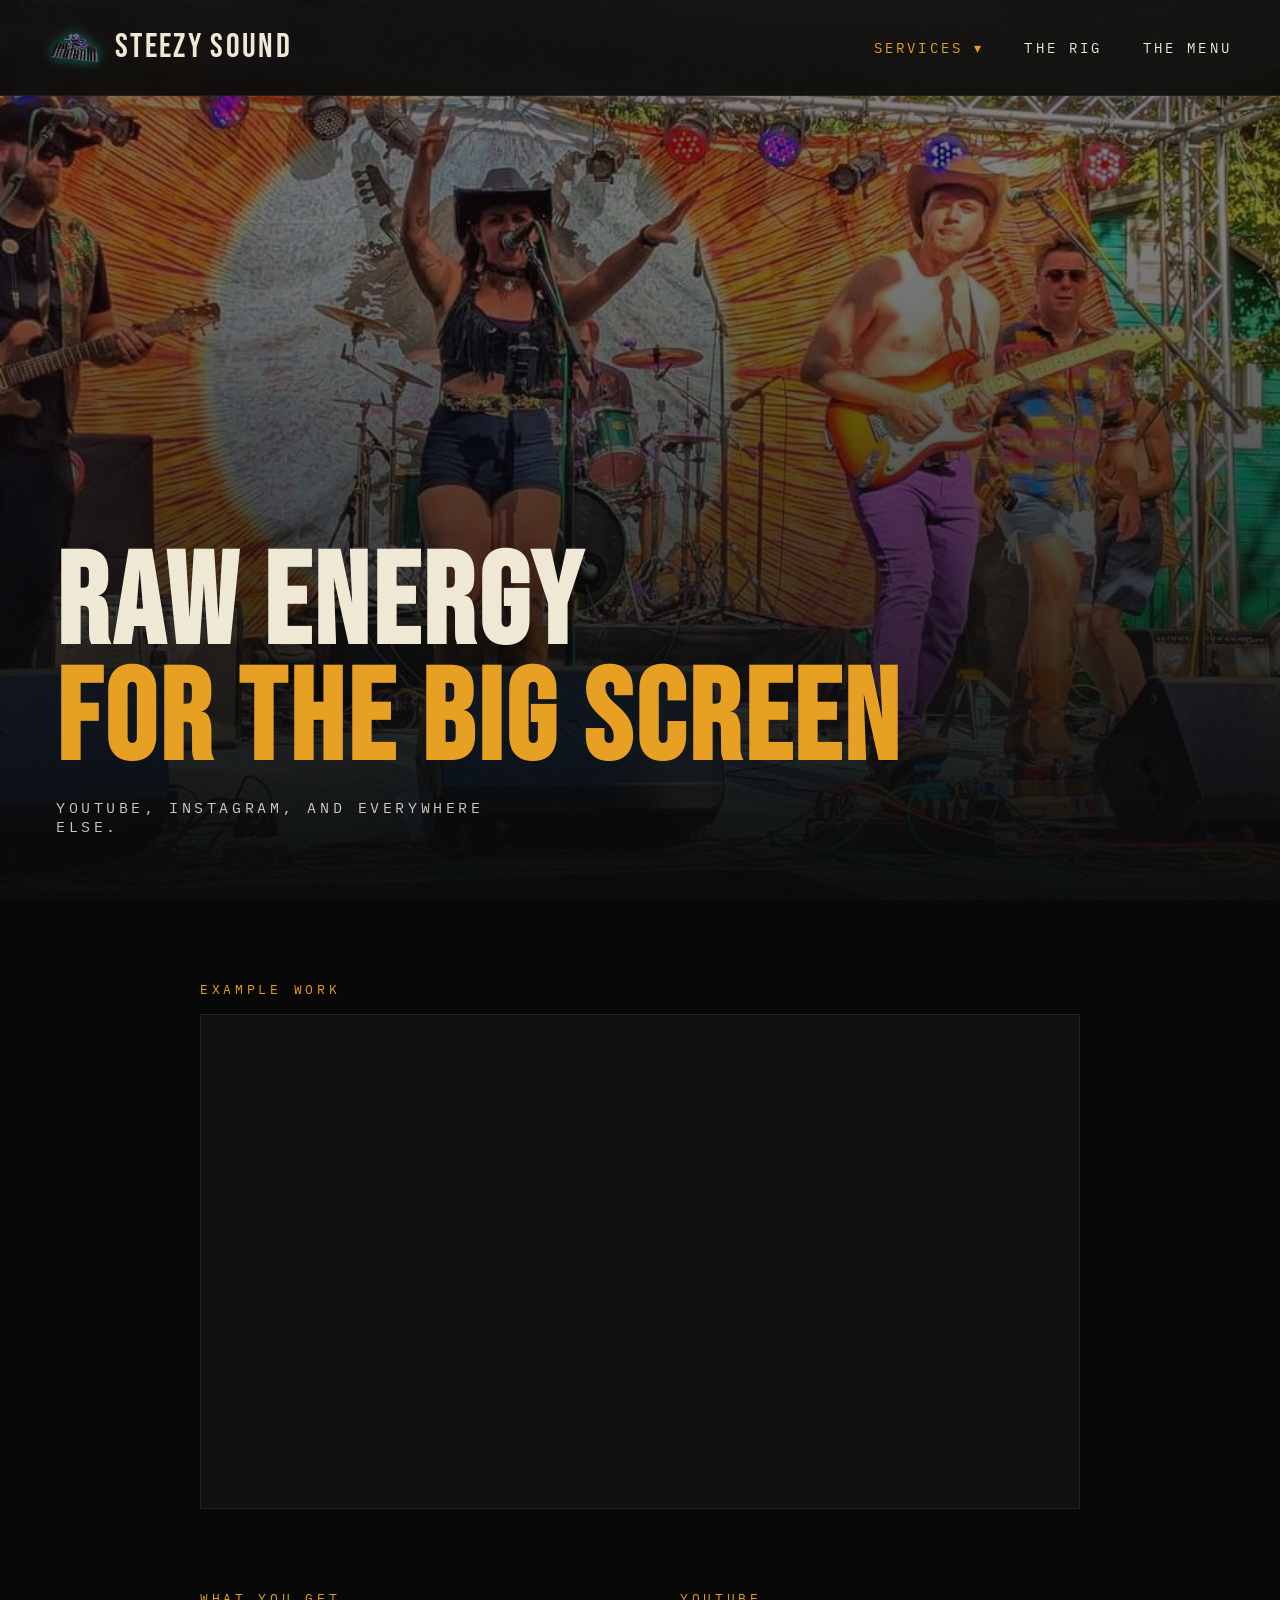
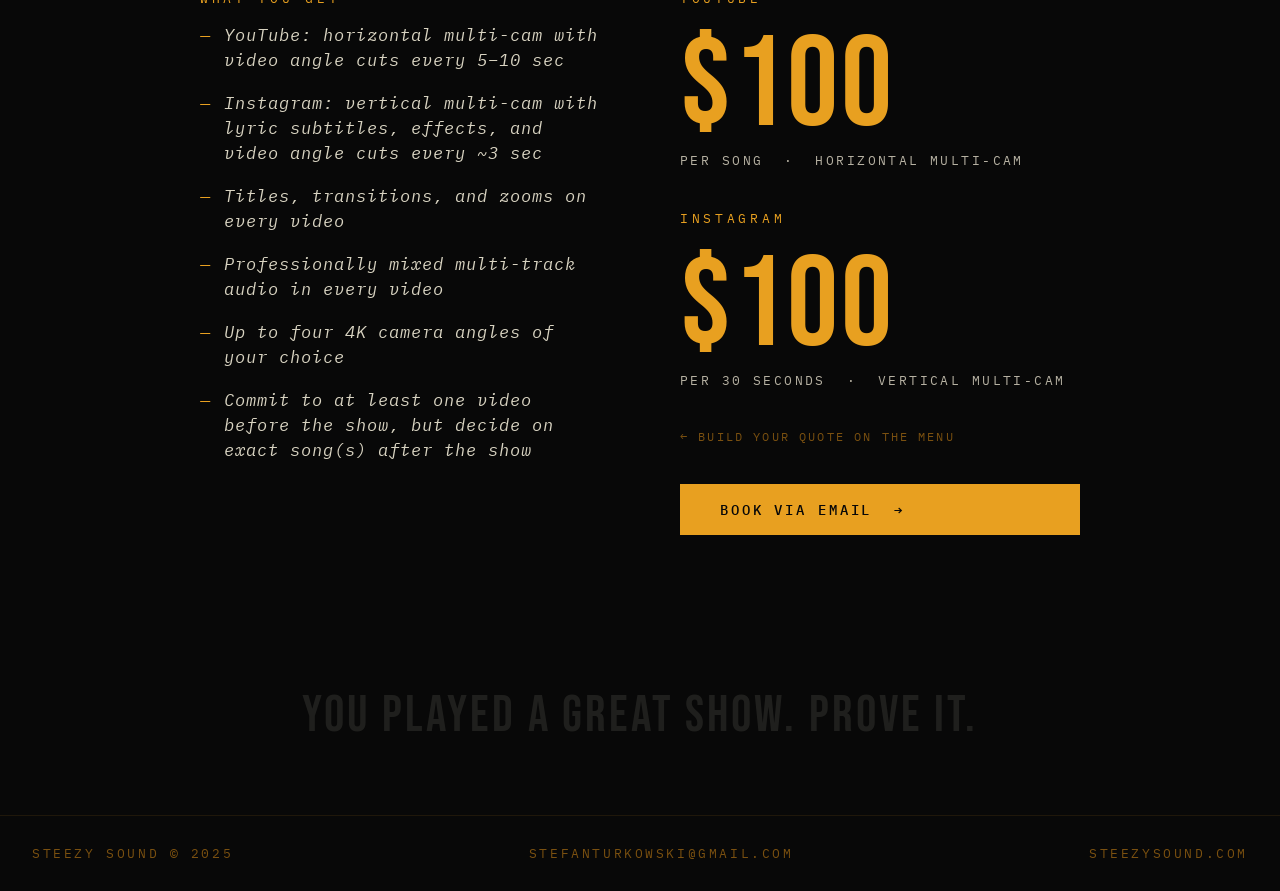
<file: promo-video.html>
<!DOCTYPE html>
<html lang="en">
<head>
  <meta charset="UTF-8" />
  <meta name="viewport" content="width=device-width, initial-scale=1.0, maximum-scale=1.0, user-scalable=no" />
  <title>Promo Videos — Steezy Sound</title>
  <link rel="stylesheet" href="style.css" />
  <style>
    /* ─── HERO ─────────────────────────────────────────── */
    .service-hero {
      position: relative;
      height: 100vh;
      display: flex;
      align-items: flex-end;
      justify-content: flex-start;
      padding: 5rem 3.5rem 4rem;
      overflow: hidden;
    }

    .service-hero-bg {
      position: absolute; inset: 0;
      background: url('media/promo_vids.jpg') center/cover no-repeat;
      filter: brightness(0.5);
      z-index: 0;
    }

    .service-hero::before {
      content: '';
      position: absolute; inset: 0; z-index: 1;
      background: linear-gradient(135deg, rgba(200,50,50,0.08) 0%, transparent 55%);
    }

    .service-hero::after {
      content: '';
      position: absolute; bottom: 0; left: 0; right: 0; height: 75%;
      background: linear-gradient(to top, rgba(8,8,8,0.96), transparent);
      z-index: 2;
    }

    .hero-inner { position: relative; z-index: 3; }

    .hero-num {
      font-size: 0.9rem; letter-spacing: 0.28em;
      color: var(--amber); margin-bottom: 0.6rem;
      display: flex; align-items: center; gap: 0.8rem;
    }
    .hero-num::after {
      content: ''; display: block; width: 60px; height: 1px;
      background: var(--amber); opacity: 0.4;
    }

    .service-title {
      font-family: 'Bebas Neue', sans-serif;
      font-size: clamp(4rem, 10vw, 9rem);
      line-height: 0.9; letter-spacing: 0.03em;
      color: var(--cream); margin-bottom: 1.2rem;
    }

    .service-title span { color: var(--amber); }

    .service-subtitle {
      font-size: 0.93rem; letter-spacing: 0.24em; text-transform: uppercase;
      color: rgba(240,234,214,0.85); max-width: 500px;
    }

    /* ─── VIDEO SECTION ─────────────────────────────────── */
    .video-section {
      max-width: 960px;
      margin: 0 auto;
      padding: 5rem 2.5rem 0;
    }

    .video-wrapper {
      position: relative;
      aspect-ratio: 16 / 9;
      width: 100%;
      background: #111;
      border: 1px solid rgba(232,160,32,0.12);
    }

    .video-wrapper iframe {
      position: absolute; inset: 0;
      width: 100%; height: 100%;
      border: none;
    }

    /* ─── BODY ──────────────────────────────────────────── */
    .service-body {
      display: grid;
      grid-template-columns: 1fr 1fr;
      gap: 5rem;
      max-width: 960px;
      margin: 0 auto;
      padding: 5rem 2.5rem;
    }

    .benefits {
      list-style: none;
      display: flex; flex-direction: column; gap: 1.1rem;
    }
    .benefits li {
      display: flex; align-items: flex-start; gap: 0.8rem;
      font-size: 1.05rem; letter-spacing: 0.06em; line-height: 1.5;
      color: rgba(240,234,214,0.9); font-style: italic;
    }
    .benefits li::before {
      content: '—'; color: var(--amber); flex-shrink: 0; margin-top: 0.05em;
    }

    .price-col {
      display: flex; flex-direction: column; gap: 2.5rem;
    }

    .price-figure {
      font-family: 'Bebas Neue', sans-serif;
      font-size: clamp(5rem, 10vw, 9rem);
      line-height: 1; color: var(--amber); letter-spacing: 0.02em;
    }

    .price-note {
      font-size: 0.84rem; letter-spacing: 0.18em; text-transform: uppercase;
      color: rgba(240,234,214,0.75); margin-top: 0;
    }

    /* Texture band */
    .texture-band {
      position: relative; height: 200px; overflow: hidden;
    }
    .texture-band-bg {
      position: absolute; inset: 0;
      background: url('media/bottom.jpg') center/cover no-repeat;
      filter: brightness(0.45);
    }
    .texture-band-text {
      position: relative; z-index: 1; height: 100%;
      display: flex; align-items: center; justify-content: center;
    }
    .texture-band-text blockquote {
      font-family: 'Bebas Neue', sans-serif;
      font-size: clamp(1.8rem, 4vw, 3.5rem);
      letter-spacing: 0.06em;
      color: rgba(240,234,214,0.1);
      text-align: center;
    }

    /* ─── MOBILE ────────────────────────────────────────── */
    @media (max-width: 640px) {
      .service-hero { padding: 5rem 1.5rem 3rem; }
      .video-section { padding: 4rem 1.5rem 0; }
      .service-body { grid-template-columns: 1fr; gap: 3rem; padding: 4rem 1.5rem; }
    }
  </style>
</head>
<body>

  <!-- NAV -->
  <nav class="nav">
    <a href="index.html" class="nav-brand">
      <img src="media/logo.png" alt="Steezy Sound" class="nav-frog" />
      <span class="nav-wordmark">Steezy Sound</span>
    </a>
    <button class="nav-hamburger" id="nav-hamburger" aria-label="Open menu">
      <span></span><span></span><span></span>
    </button>
    <div class="nav-links" id="nav-links">
      <div class="nav-dropdown">
        <button class="nav-link active" aria-haspopup="true" aria-expanded="false">Services ▾</button>
        <div class="dropdown-menu">
          <a href="live-recording.html" class="dropdown-item">Live Shows</a>
          <a href="studio.html" class="dropdown-item">Studio Recording</a>
          <a href="promo-video.html" class="dropdown-item" style="color:var(--amber)">Promo Videos</a>
        </div>
      </div>
      <a href="rig.html" class="nav-link">The Rig</a>
      <a href="menu.html" class="nav-link">The Menu</a>
    </div>
  </nav>

  <!-- HERO -->
  <section class="service-hero">
    <div class="service-hero-bg"></div>
    <div class="hero-inner">
      <h1 class="service-title">Raw Energy<br><span>For The Big Screen</span></h1>
      <p class="service-subtitle">YouTube, Instagram, and everywhere else.</p>
    </div>
  </section>

  <!-- VIDEO -->
  <div class="video-section">
    <span class="section-label">Example work</span>
    <div class="video-wrapper">
      <iframe
        src="https://www.youtube.com/embed/tv8Gk_eudfo?si=no35zVXCuQC327UO"
        title="Steezy Sound — Promo Video Example"
        allow="accelerometer; autoplay; clipboard-write; encrypted-media; gyroscope; picture-in-picture; web-share"
        referrerpolicy="strict-origin-when-cross-origin"
        allowfullscreen
        loading="lazy">
      </iframe>
    </div>
  </div>

  <!-- BODY -->
  <div class="service-body">
    <div>
      <span class="section-label">What you get</span>
      <ul class="benefits">
        <li>YouTube: horizontal multi-cam with video angle cuts every 5–10 sec</li>
        <li>Instagram: vertical multi-cam with lyric subtitles, effects, and video angle cuts every ~3 sec</li>
        <li>Titles, transitions, and zooms on every video</li>
        <li>Professionally mixed multi-track audio in every video</li>
        <li>Up to four 4K camera angles of your choice</li>
        <li>Commit to at least one video before the show, but decide on exact song(s) after the show</li>
      </ul>
    </div>

    <div class="price-col">
      <div>
        <span class="section-label">YouTube</span>
        <p class="price-figure">$100</p>
        <p class="price-note">Per song &nbsp;·&nbsp; horizontal multi-cam</p>
      </div>
      <div>
        <span class="section-label">Instagram</span>
        <p class="price-figure">$100</p>
        <p class="price-note">Per 30 seconds &nbsp;·&nbsp; vertical multi-cam</p>
      </div>
      <!-- REPLACE: update email address -->
      <a href="menu.html" style="font-size:0.75rem; letter-spacing:0.18em; text-transform:uppercase; color:var(--amber-dim); text-decoration:none;">
        ← Build your quote on The Menu
      </a>
      <a href="mailto:stefanturkowski@gmail.com?subject=Promo Video Inquiry" class="btn-book">
        Book via email &nbsp;→
      </a>
    </div>
  </div>

  <!-- TEXTURE BAND -->
  <div class="texture-band">
    <div class="texture-band-bg"></div>
    <div class="texture-band-text">
      <blockquote>You played a great show. Prove it.</blockquote>
    </div>
  </div>

  <!-- FOOTER -->
  <footer class="site-footer">
    <span>Steezy Sound &copy; 2025</span>
    <a href="mailto:stefanturkowski@gmail.com">stefanturkowski@gmail.com</a>
    <span>steezysound.com</span>
  </footer>

  <script>
    const hamburger = document.getElementById('nav-hamburger');
    const navLinks  = document.getElementById('nav-links');
    hamburger?.addEventListener('click', e => {
      e.stopPropagation();
      const open = navLinks.classList.toggle('mobile-open');
      hamburger.classList.toggle('open', open);
    });

    document.querySelectorAll('.nav-dropdown').forEach(dd => {
      dd.querySelector('button')?.addEventListener('click', e => {
        e.stopPropagation();
        const open = dd.classList.toggle('open');
        dd.querySelector('button').setAttribute('aria-expanded', open);
      });
    });
    document.addEventListener('click', () => {
      navLinks?.classList.remove('mobile-open');
      hamburger?.classList.remove('open');
      document.querySelectorAll('.nav-dropdown').forEach(dd => {
        dd.classList.remove('open');
        dd.querySelector('button')?.setAttribute('aria-expanded', 'false');
      });
    });

    // Parallax
    (function() {
      const update = () => {
        if (window.innerWidth > 800) {
          document.querySelectorAll('.service-hero-bg').forEach(bg => {
            bg.style.backgroundPositionY = `calc(50% + ${window.scrollY * 0.35}px)`;
          });
        }
        document.querySelectorAll('.texture-band-bg').forEach(bg => {
          const r = bg.parentElement.getBoundingClientRect();
          const offset = (r.top + r.height / 2 - window.innerHeight / 2) * 0.35;
          const baseY = window.innerWidth <= 800 ? '-100px' : '38%';
          bg.style.backgroundPositionY = `calc(${baseY} + ${offset}px)`;
        });
      };
      let ticking = false;
      window.addEventListener('scroll', () => {
        if (!ticking) {
          requestAnimationFrame(() => { update(); ticking = false; });
          ticking = true;
        }
      }, { passive: true });
      update();
    })();
  </script>
</body>
</html>
</file>
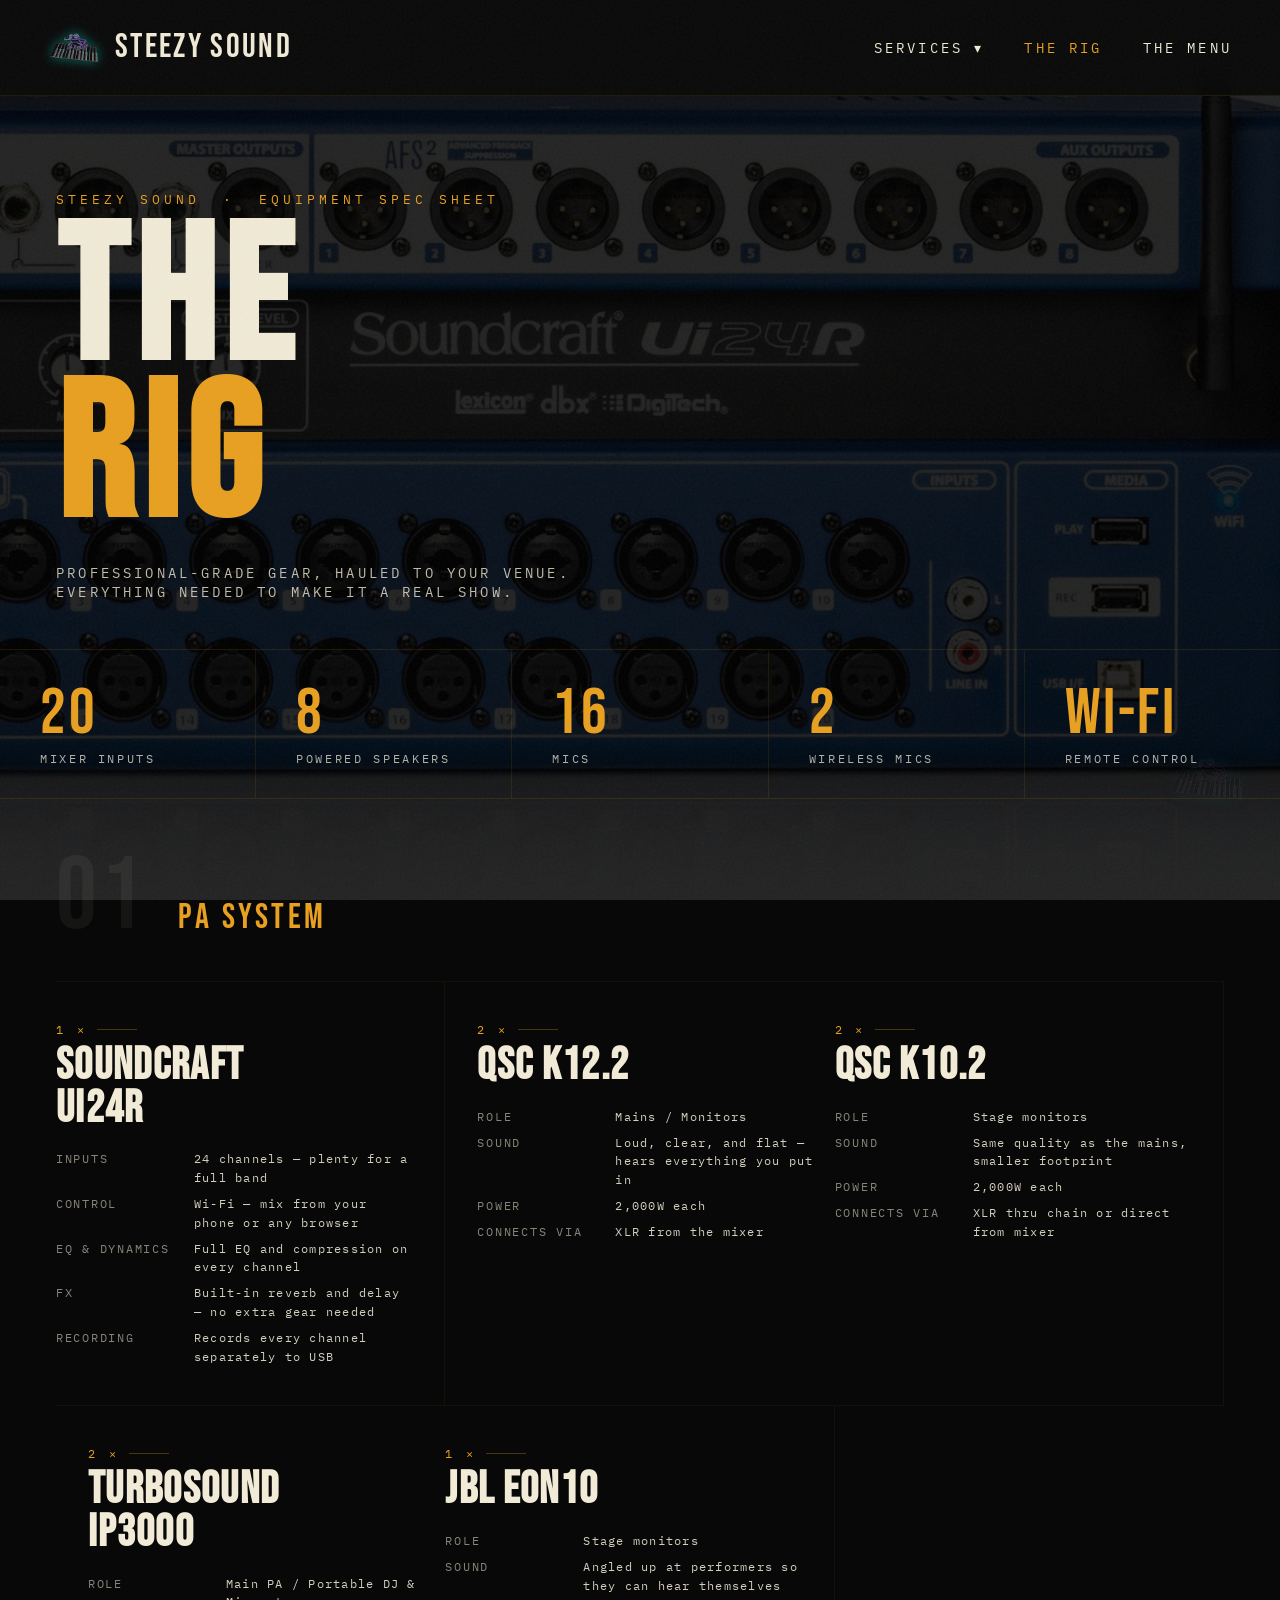
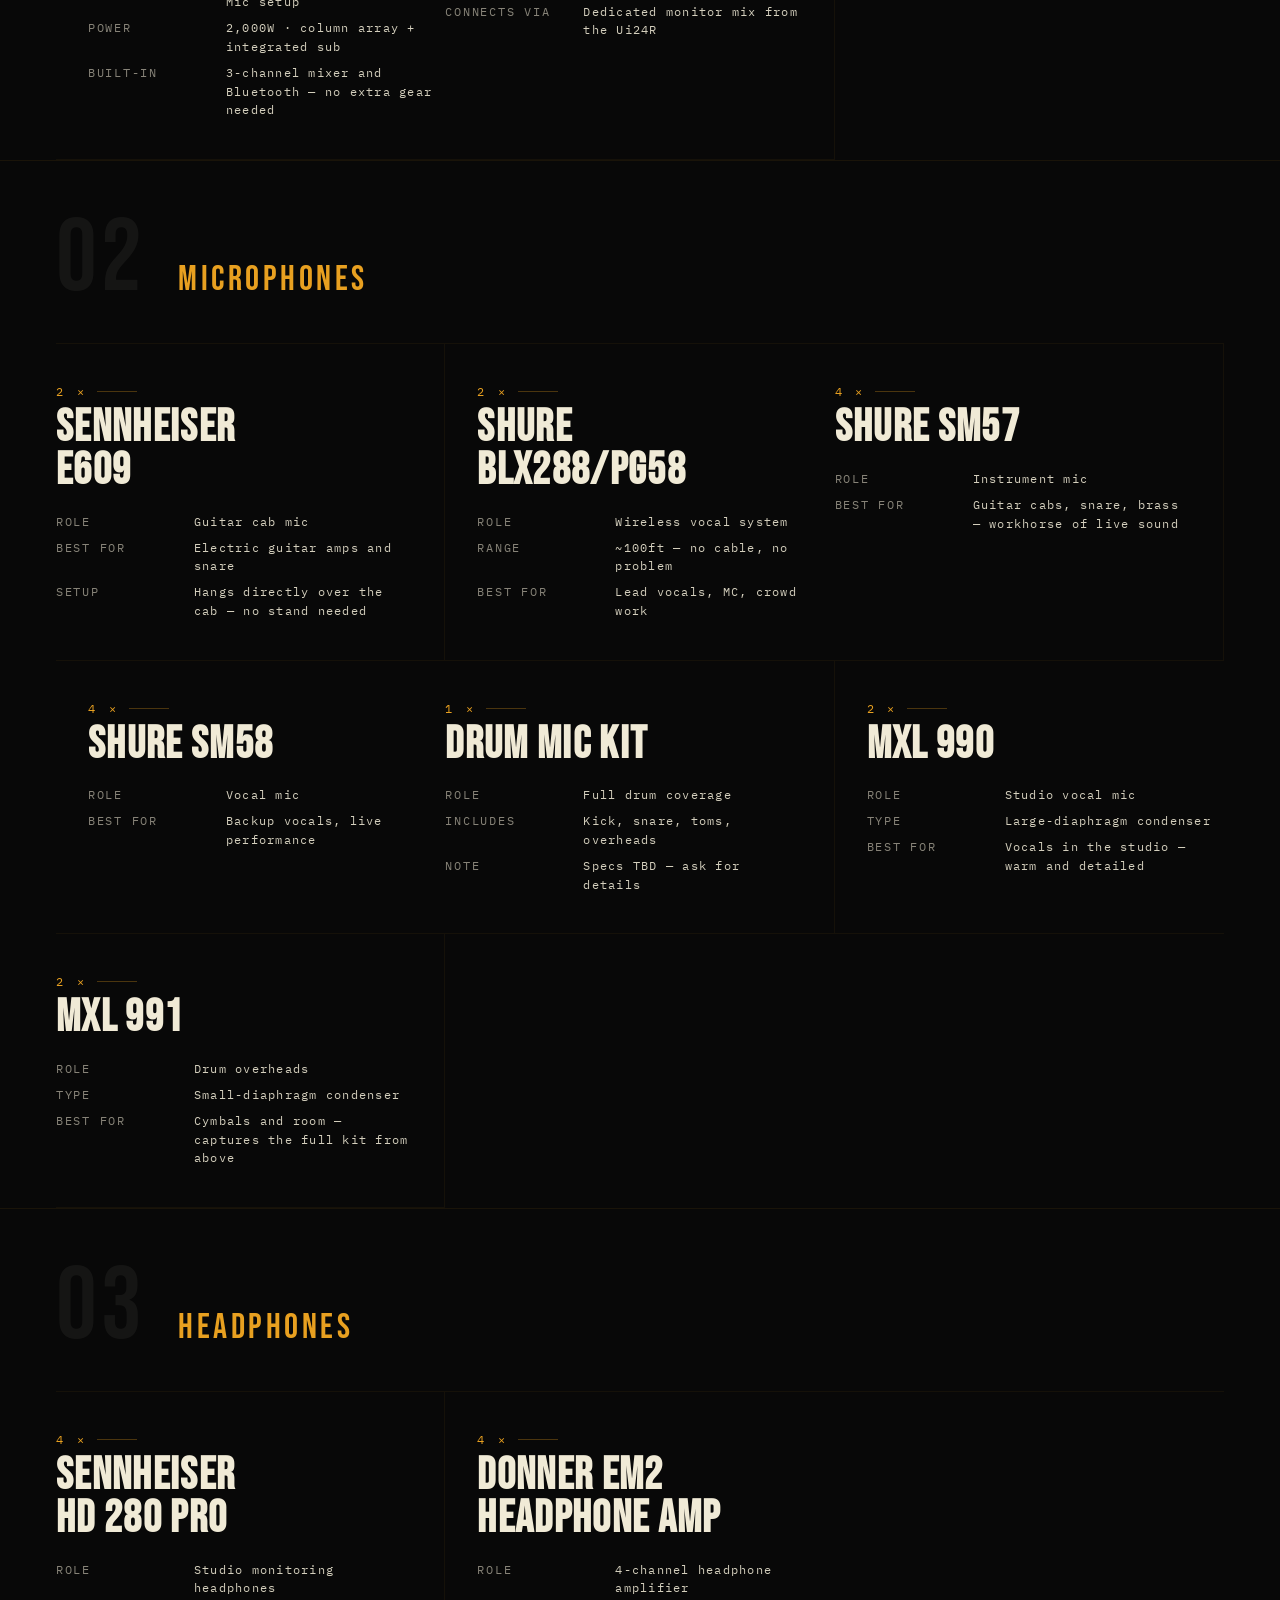
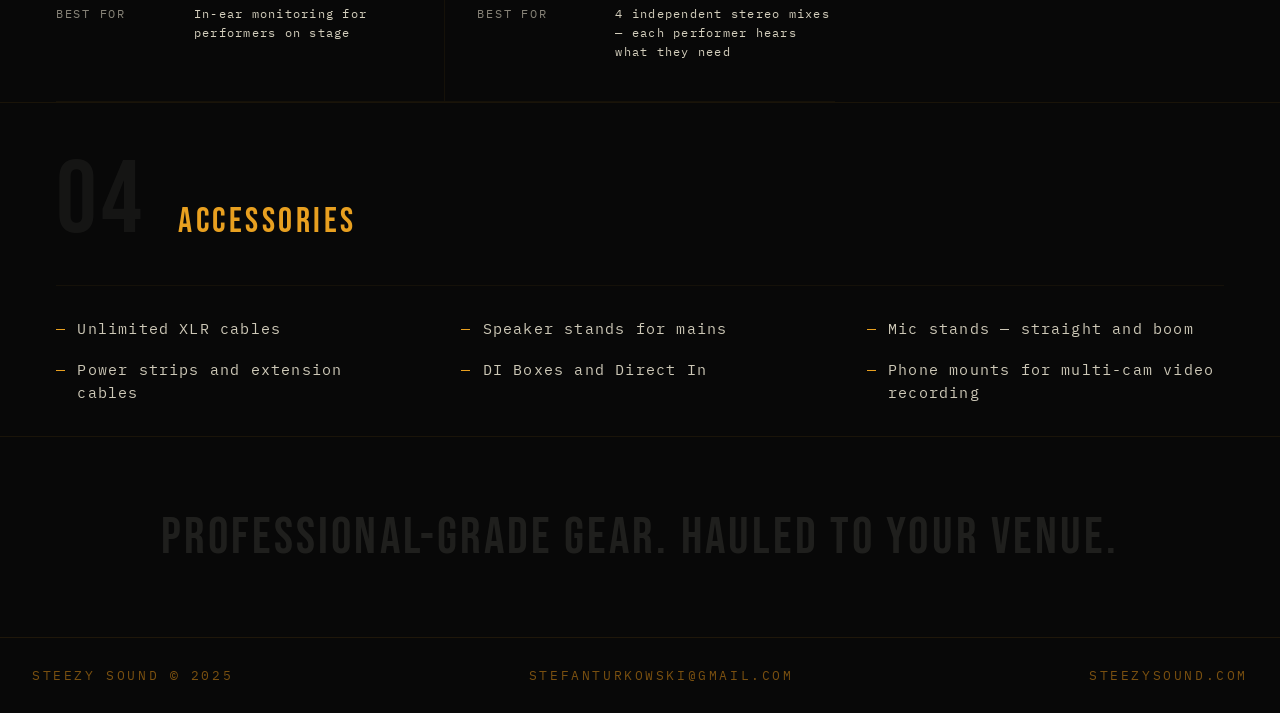
<file: rig.html>
<!DOCTYPE html>
<html lang="en">
<head>
  <meta charset="UTF-8" />
  <meta name="viewport" content="width=device-width, initial-scale=1.0, maximum-scale=1.0, user-scalable=no" />
  <title>The Rig — Steezy Sound</title>
  <link rel="stylesheet" href="style.css" />
  <style>

    /* ─── PAGE ──────────────────────────────────────────── */
    .rig-page {
      min-height: 100vh;
      padding-top: 110px;
    }

    .rig-bg {
      position: fixed; inset: 0;
      background: url('media/rig.jpg') 60% center / cover no-repeat;
      filter: brightness(0.14);
      z-index: -1;
    }

    /* ─── HERO ──────────────────────────────────────────── */
    .rig-hero {
      padding: 5rem 3.5rem 3rem;
      border-bottom: 1px solid rgba(232,160,32,0.12);
      position: relative;
    }

    .rig-eyebrow {
      font-size: 0.825rem; letter-spacing: 0.3em; text-transform: uppercase;
      color: var(--amber); margin-bottom: 1rem;
    }

    .rig-title {
      font-family: 'Bebas Neue', sans-serif;
      font-size: clamp(5rem, 15vw, 13rem);
      line-height: 0.82; letter-spacing: 0.04em;
      color: var(--cream);
    }

    .rig-title span { color: var(--amber); }

    .rig-sub {
      margin-top: 1.5rem;
      font-size: 0.9rem; letter-spacing: 0.22em; text-transform: uppercase;
      color: rgba(240,234,214,0.8); max-width: 560px;
    }

    /* ─── STATS BAR ─────────────────────────────────────── */
    .stats-bar {
      display: flex;
      gap: 0;
      border-bottom: 1px solid rgba(232,160,32,0.12);
      flex-wrap: wrap;
    }

    .stat {
      flex: 1; min-width: 130px;
      padding: 2rem 2.5rem;
      border-right: 1px solid rgba(232,160,32,0.1);
      display: flex; flex-direction: column; gap: 0.3rem;
    }

    .stat:last-child { border-right: none; }

    .stat-num {
      font-family: 'Bebas Neue', sans-serif;
      font-size: clamp(2.8rem, 5vw, 4.5rem);
      line-height: 1; letter-spacing: 0.04em;
      color: var(--amber);
    }

    .stat-label {
      font-size: 0.75rem; letter-spacing: 0.22em; text-transform: uppercase;
      color: rgba(240,234,214,0.75);
    }

    /* ─── GEAR SECTIONS ─────────────────────────────────── */
    .gear-section {
      padding: 0 3.5rem;
      border-bottom: 1px solid rgba(232,160,32,0.08);
    }

    .section-header {
      display: flex;
      align-items: baseline;
      gap: 2rem;
      padding: 3rem 0 2rem;
      border-bottom: 1px solid rgba(232,160,32,0.06);
      margin-bottom: 0;
    }

    .section-num {
      font-family: 'Bebas Neue', sans-serif;
      font-size: clamp(4rem, 8vw, 7rem);
      line-height: 1; letter-spacing: 0.04em;
      color: rgba(240,234,214,0.06);
    }

    .section-title {
      font-family: 'Bebas Neue', sans-serif;
      font-size: clamp(1.4rem, 3vw, 2.2rem);
      letter-spacing: 0.1em;
      color: var(--amber);
      text-transform: uppercase;
    }

    /* ─── GEAR ITEMS ────────────────────────────────────── */
    .gear-items {
      display: grid;
      grid-template-columns: repeat(auto-fill, minmax(320px, 1fr));
      gap: 0;
    }

    .gear-item {
      padding: 2.5rem 0;
      border-bottom: 1px solid rgba(232,160,32,0.06);
      border-right: 1px solid rgba(232,160,32,0.06);
      padding-right: 2rem;
      padding-left: 0;
    }

    .gear-item:nth-child(2n) {
      padding-left: 2rem;
      padding-right: 0;
      border-right: none;
    }

    .gear-count {
      font-size: 0.75rem; letter-spacing: 0.28em; text-transform: uppercase;
      color: var(--amber); margin-bottom: 0.5rem;
      display: flex; align-items: center; gap: 0.6rem;
    }

    .gear-count::after {
      content: ''; display: block; flex: 1; max-width: 40px;
      height: 1px; background: var(--amber); opacity: 0.3;
    }

    .gear-name {
      font-family: 'Bebas Neue', sans-serif;
      font-size: clamp(2rem, 3.5vw, 3rem);
      line-height: 0.95; letter-spacing: 0.03em;
      color: var(--cream); margin-bottom: 1.2rem;
    }

    .gear-specs {
      display: flex; flex-direction: column; gap: 0.45rem;
    }

    .spec-row {
      display: grid;
      grid-template-columns: 130px 1fr;
      gap: 0.5rem;
      font-size: 0.78rem; letter-spacing: 0.1em;
      line-height: 1.5;
    }

    .spec-key {
      color: rgba(240,234,214,0.55);
      text-transform: uppercase;
      letter-spacing: 0.14em;
    }

    .spec-val {
      color: rgba(240,234,214,0.88);
    }

    /* ─── ACCESSORIES (single-column list) ──────────────── */
    .accessory-list {
      padding: 2rem 0;
      display: grid;
      grid-template-columns: repeat(auto-fill, minmax(260px, 1fr));
      gap: 1.2rem 3rem;
    }

    .accessory-item {
      display: flex; align-items: flex-start; gap: 0.7rem;
      font-size: 0.93rem; letter-spacing: 0.08em; line-height: 1.5;
      color: rgba(240,234,214,0.85);
    }

    .accessory-item::before {
      content: '—'; color: var(--amber); flex-shrink: 0;
    }

    /* ─── RIDER NOTE ────────────────────────────────────── */
    .rider-note {
      padding: 3rem 3.5rem;
      display: flex; align-items: flex-start; gap: 2rem;
      border-top: 1px solid rgba(232,160,32,0.12);
    }

    .rider-note-marker {
      font-family: 'Bebas Neue', sans-serif;
      font-size: 3rem; color: var(--amber); line-height: 1; flex-shrink: 0;
    }

    .rider-note-text {
      font-size: 0.9rem; letter-spacing: 0.1em; line-height: 2;
      color: rgba(240,234,214,0.75); max-width: 700px;
      padding-top: 0.5rem;
    }

    /* ─── FROG ──────────────────────────────────────────── */
    .frog-corner {
      position: fixed; bottom: 6rem; right: 2rem;
      width: 80px; opacity: 0.1;
      animation: frog-nav 3.2s ease-in-out infinite;
      filter: drop-shadow(0 0 10px rgba(0,240,208,0.5));
      pointer-events: none;
    }

    /* ─── TEXTURE BAND ─────────────────────────────────── */
    .texture-band {
      position: relative; height: 200px; overflow: hidden;
    }
    .texture-band-bg {
      position: absolute; inset: 0;
      background: url('media/bottom.jpg') center/cover no-repeat;
      filter: brightness(0.45);
    }
    .texture-band-text {
      position: relative; z-index: 1; height: 100%;
      display: flex; align-items: center; justify-content: center;
    }
    .texture-band-text blockquote {
      font-family: 'Bebas Neue', sans-serif;
      font-size: clamp(1.8rem, 4vw, 3.5rem);
      letter-spacing: 0.06em;
      color: rgba(240,234,214,0.1);
      text-align: center;
    }

    /* ─── MOBILE ────────────────────────────────────────── */
    @media (max-width: 640px) {
      .rig-hero   { padding: 4rem 1.5rem 2.5rem; }
      .gear-section { padding: 0 1.5rem; }
      .gear-items { grid-template-columns: 1fr; }
      .gear-item  { border-right: none !important; padding-left: 0 !important; padding-right: 0 !important; }
      .rider-note { padding: 2.5rem 1.5rem; flex-direction: column; gap: 0.5rem; }
      .stats-bar  { flex-direction: column; }
      .stat       { border-right: none; border-bottom: 1px solid rgba(232,160,32,0.1); padding: 1.5rem; }
      .stat:last-child { border-bottom: none; }
      .accessory-list { grid-template-columns: 1fr; }
    }
  </style>
</head>
<body>

  <div class="rig-bg"></div>

  <!-- NAV -->
  <nav class="nav">
    <a href="index.html" class="nav-brand">
      <img src="media/logo.png" alt="Steezy Sound" class="nav-frog" />
      <span class="nav-wordmark">Steezy Sound</span>
    </a>
    <button class="nav-hamburger" id="nav-hamburger" aria-label="Open menu">
      <span></span><span></span><span></span>
    </button>
    <div class="nav-links" id="nav-links">
      <div class="nav-dropdown">
        <button class="nav-link" aria-haspopup="true" aria-expanded="false">Services ▾</button>
        <div class="dropdown-menu">
          <a href="live-recording.html" class="dropdown-item">Live Shows</a>
          <a href="studio.html" class="dropdown-item">Studio Recording</a>
          <a href="promo-video.html" class="dropdown-item">Promo Videos</a>
        </div>
      </div>
      <a href="rig.html" class="nav-link active">The Rig</a>
      <a href="menu.html" class="nav-link">The Menu</a>
    </div>
  </nav>

  <div class="rig-page">

    <!-- HERO -->
    <div class="rig-hero">
      <p class="rig-eyebrow">Steezy Sound &nbsp;·&nbsp; Equipment Spec Sheet</p>
      <h1 class="rig-title">The<br><span>Rig</span></h1>
      <p class="rig-sub">Professional-grade gear, hauled to your venue. Everything needed to make it a real show.</p>
    </div>

    <!-- STATS BAR -->
    <div class="stats-bar">
      <div class="stat">
        <span class="stat-num">20</span>
        <span class="stat-label">Mixer Inputs</span>
      </div>
      <div class="stat">
        <span class="stat-num">8</span>
        <span class="stat-label">Powered Speakers</span>
      </div>
      <div class="stat">
        <span class="stat-num">16</span>
        <span class="stat-label">Mics</span>
      </div>
      <div class="stat">
        <span class="stat-num">2</span>
        <span class="stat-label">Wireless Mics</span>
      </div>
      <div class="stat">
        <span class="stat-num">Wi-Fi</span>
        <span class="stat-label">Remote Control</span>
      </div>
    </div>

    <!-- ── 01 PA SYSTEM ──────────────────────────────────── -->
    <div class="gear-section">
      <div class="section-header">
        <span class="section-num">01</span>
        <span class="section-title">PA System</span>
      </div>
      <div class="gear-items">

        <div class="gear-item">
          <p class="gear-count">1 ×</p>
          <h2 class="gear-name">Soundcraft<br>Ui24R</h2>
          <div class="gear-specs">
            <div class="spec-row"><span class="spec-key">Inputs</span><span class="spec-val">24 channels — plenty for a full band</span></div>
            <div class="spec-row"><span class="spec-key">Control</span><span class="spec-val">Wi-Fi — mix from your phone or any browser</span></div>
            <div class="spec-row"><span class="spec-key">EQ &amp; dynamics</span><span class="spec-val">Full EQ and compression on every channel</span></div>
            <div class="spec-row"><span class="spec-key">FX</span><span class="spec-val">Built-in reverb and delay — no extra gear needed</span></div>
            <div class="spec-row"><span class="spec-key">Recording</span><span class="spec-val">Records every channel separately to USB</span></div>
          </div>
        </div>

        <div class="gear-item">
          <p class="gear-count">2 ×</p>
          <h2 class="gear-name">QSC K12.2</h2>
          <div class="gear-specs">
            <div class="spec-row"><span class="spec-key">Role</span><span class="spec-val">Mains / Monitors</span></div>
            <div class="spec-row"><span class="spec-key">Sound</span><span class="spec-val">Loud, clear, and flat — hears everything you put in</span></div>
            <div class="spec-row"><span class="spec-key">Power</span><span class="spec-val">2,000W each</span></div>
            <div class="spec-row"><span class="spec-key">Connects via</span><span class="spec-val">XLR from the mixer</span></div>
          </div>
        </div>

        <div class="gear-item">
          <p class="gear-count">2 ×</p>
          <h2 class="gear-name">QSC K10.2</h2>
          <div class="gear-specs">
            <div class="spec-row"><span class="spec-key">Role</span><span class="spec-val">Stage monitors</span></div>
            <div class="spec-row"><span class="spec-key">Sound</span><span class="spec-val">Same quality as the mains, smaller footprint</span></div>
            <div class="spec-row"><span class="spec-key">Power</span><span class="spec-val">2,000W each</span></div>
            <div class="spec-row"><span class="spec-key">Connects via</span><span class="spec-val">XLR thru chain or direct from mixer</span></div>
          </div>
        </div>

        <div class="gear-item">
          <p class="gear-count">2 ×</p>
          <h2 class="gear-name">Turbosound<br>iP3000</h2>
          <div class="gear-specs">
            <div class="spec-row"><span class="spec-key">Role</span><span class="spec-val">Main PA / Portable DJ &amp; Mic setup</span></div>
            <div class="spec-row"><span class="spec-key">Power</span><span class="spec-val">2,000W · column array + integrated sub</span></div>
            <div class="spec-row"><span class="spec-key">Built-in</span><span class="spec-val">3-channel mixer and Bluetooth — no extra gear needed</span></div>
          </div>
        </div>

        <div class="gear-item">
          <p class="gear-count">1 ×</p>
          <h2 class="gear-name">JBL EON10</h2>
          <div class="gear-specs">
            <div class="spec-row"><span class="spec-key">Role</span><span class="spec-val">Stage monitors</span></div>
            <div class="spec-row"><span class="spec-key">Sound</span><span class="spec-val">Angled up at performers so they can hear themselves</span></div>
            <div class="spec-row"><span class="spec-key">Connects via</span><span class="spec-val">Dedicated monitor mix from the Ui24R</span></div>
          </div>
        </div>

      </div>
    </div>

    <!-- ── 02 MICROPHONES ────────────────────────────────── -->
    <div class="gear-section">
      <div class="section-header">
        <span class="section-num">02</span>
        <span class="section-title">Microphones</span>
      </div>
      <div class="gear-items">

        <div class="gear-item">
          <p class="gear-count">2 ×</p>
          <h2 class="gear-name">Sennheiser<br>e609</h2>
          <div class="gear-specs">
            <div class="spec-row"><span class="spec-key">Role</span><span class="spec-val">Guitar cab mic</span></div>
            <div class="spec-row"><span class="spec-key">Best for</span><span class="spec-val">Electric guitar amps and snare</span></div>
            <div class="spec-row"><span class="spec-key">Setup</span><span class="spec-val">Hangs directly over the cab — no stand needed</span></div>
          </div>
        </div>

        <div class="gear-item">
          <p class="gear-count">2 ×</p>
          <h2 class="gear-name">Shure<br>BLX288/PG58</h2>
          <div class="gear-specs">
            <div class="spec-row"><span class="spec-key">Role</span><span class="spec-val">Wireless vocal system</span></div>
            <div class="spec-row"><span class="spec-key">Range</span><span class="spec-val">~100ft — no cable, no problem</span></div>
            <div class="spec-row"><span class="spec-key">Best for</span><span class="spec-val">Lead vocals, MC, crowd work</span></div>
          </div>
        </div>

        <div class="gear-item">
          <p class="gear-count">4 ×</p>
          <h2 class="gear-name">Shure SM57</h2>
          <div class="gear-specs">
            <div class="spec-row"><span class="spec-key">Role</span><span class="spec-val">Instrument mic</span></div>
            <div class="spec-row"><span class="spec-key">Best for</span><span class="spec-val">Guitar cabs, snare, brass — workhorse of live sound</span></div>
          </div>
        </div>

        <div class="gear-item">
          <p class="gear-count">4 ×</p>
          <h2 class="gear-name">Shure SM58</h2>
          <div class="gear-specs">
            <div class="spec-row"><span class="spec-key">Role</span><span class="spec-val">Vocal mic</span></div>
            <div class="spec-row"><span class="spec-key">Best for</span><span class="spec-val">Backup vocals, live performance</span></div>
          </div>
        </div>

        <div class="gear-item">
          <p class="gear-count">1 ×</p>
          <h2 class="gear-name">Drum Mic Kit</h2>
          <div class="gear-specs">
            <div class="spec-row"><span class="spec-key">Role</span><span class="spec-val">Full drum coverage</span></div>
            <div class="spec-row"><span class="spec-key">Includes</span><span class="spec-val">Kick, snare, toms, overheads</span></div>
            <div class="spec-row"><span class="spec-key">Note</span><span class="spec-val">Specs TBD — ask for details</span></div>
          </div>
        </div>

        <div class="gear-item">
          <p class="gear-count">2 ×</p>
          <h2 class="gear-name">MXL 990</h2>
          <div class="gear-specs">
            <div class="spec-row"><span class="spec-key">Role</span><span class="spec-val">Studio vocal mic</span></div>
            <div class="spec-row"><span class="spec-key">Type</span><span class="spec-val">Large-diaphragm condenser</span></div>
            <div class="spec-row"><span class="spec-key">Best for</span><span class="spec-val">Vocals in the studio — warm and detailed</span></div>
          </div>
        </div>

        <div class="gear-item">
          <p class="gear-count">2 ×</p>
          <h2 class="gear-name">MXL 991</h2>
          <div class="gear-specs">
            <div class="spec-row"><span class="spec-key">Role</span><span class="spec-val">Drum overheads</span></div>
            <div class="spec-row"><span class="spec-key">Type</span><span class="spec-val">Small-diaphragm condenser</span></div>
            <div class="spec-row"><span class="spec-key">Best for</span><span class="spec-val">Cymbals and room — captures the full kit from above</span></div>
          </div>
        </div>

      </div>
    </div>

    <!-- ── HEADPHONES ──────────────────────────────────────── -->
    <div class="gear-section">
      <div class="section-header">
        <span class="section-num">03</span>
        <span class="section-title">Headphones</span>
      </div>
      <div class="gear-items">

        <div class="gear-item">
          <p class="gear-count">4 ×</p>
          <h2 class="gear-name">Sennheiser<br>HD 280 Pro</h2>
          <div class="gear-specs">
            <div class="spec-row"><span class="spec-key">Role</span><span class="spec-val">Studio monitoring headphones</span></div>
            <div class="spec-row"><span class="spec-key">Best for</span><span class="spec-val">In-ear monitoring for performers on stage</span></div>
          </div>
        </div>

        <div class="gear-item">
          <p class="gear-count">4 ×</p>
          <h2 class="gear-name">Donner EM2<br>Headphone Amp</h2>
          <div class="gear-specs">
            <div class="spec-row"><span class="spec-key">Role</span><span class="spec-val">4-channel headphone amplifier</span></div>
            <div class="spec-row"><span class="spec-key">Best for</span><span class="spec-val">4 independent stereo mixes — each performer hears what they need</span></div>
          </div>
        </div>

      </div>
    </div>

    <!-- ── 04 ACCESSORIES ────────────────────────────────── -->
    <div class="gear-section">
      <div class="section-header">
        <span class="section-num">04</span>
        <span class="section-title">Accessories</span>
      </div>
      <div class="accessory-list">
        <div class="accessory-item">Unlimited XLR cables</div>
        <div class="accessory-item">Speaker stands for mains</div>
        <div class="accessory-item">Mic stands — straight and boom</div>
        <div class="accessory-item">Power strips and extension cables</div>
        <div class="accessory-item">DI Boxes and Direct In</div>
        <div class="accessory-item">Phone mounts for multi-cam video recording</div>
      </div>
    </div>

    <!-- TEXTURE BAND -->
    <div class="texture-band">
      <div class="texture-band-bg"></div>
      <div class="texture-band-text">
        <blockquote>Professional-grade gear. Hauled to your venue.</blockquote>
      </div>
    </div>

    <!-- FOOTER -->
    <footer class="site-footer">
      <span>Steezy Sound &copy; 2025</span>
      <a href="mailto:stefanturkowski@gmail.com">stefanturkowski@gmail.com</a>
      <span>steezysound.com</span>
    </footer>

  </div>

  <img src="media/logo.png" alt="" class="frog-corner" aria-hidden="true" />

  <script>
    const hamburger = document.getElementById('nav-hamburger');
    const navLinks  = document.getElementById('nav-links');
    hamburger?.addEventListener('click', e => {
      e.stopPropagation();
      const open = navLinks.classList.toggle('mobile-open');
      hamburger.classList.toggle('open', open);
    });

    document.querySelectorAll('.nav-dropdown').forEach(dd => {
      dd.querySelector('button')?.addEventListener('click', e => {
        e.stopPropagation();
        const open = dd.classList.toggle('open');
        dd.querySelector('button').setAttribute('aria-expanded', open);
      });
    });
    document.addEventListener('click', () => {
      navLinks?.classList.remove('mobile-open');
      hamburger?.classList.remove('open');
      document.querySelectorAll('.nav-dropdown').forEach(dd => {
        dd.classList.remove('open');
        dd.querySelector('button')?.setAttribute('aria-expanded', 'false');
      });
    });

    // Parallax
    (function() {
      const update = () => {
        if (window.innerWidth > 800) {
          document.querySelector('.rig-bg').style.backgroundPositionY = `calc(50% - ${window.scrollY * 0.35}px)`;
        }
        document.querySelectorAll('.texture-band-bg').forEach(bg => {
          const r = bg.parentElement.getBoundingClientRect();
          const offset = (r.top + r.height / 2 - window.innerHeight / 2) * 0.35;
          const baseY = window.innerWidth <= 800 ? '-100px' : '38%';
          bg.style.backgroundPositionY = `calc(${baseY} + ${offset}px)`;
        });
      };
      let ticking = false;
      window.addEventListener('scroll', () => {
        if (!ticking) {
          requestAnimationFrame(() => { update(); ticking = false; });
          ticking = true;
        }
      }, { passive: true });
      update();
    })();
  </script>
</body>
</html>
</file>
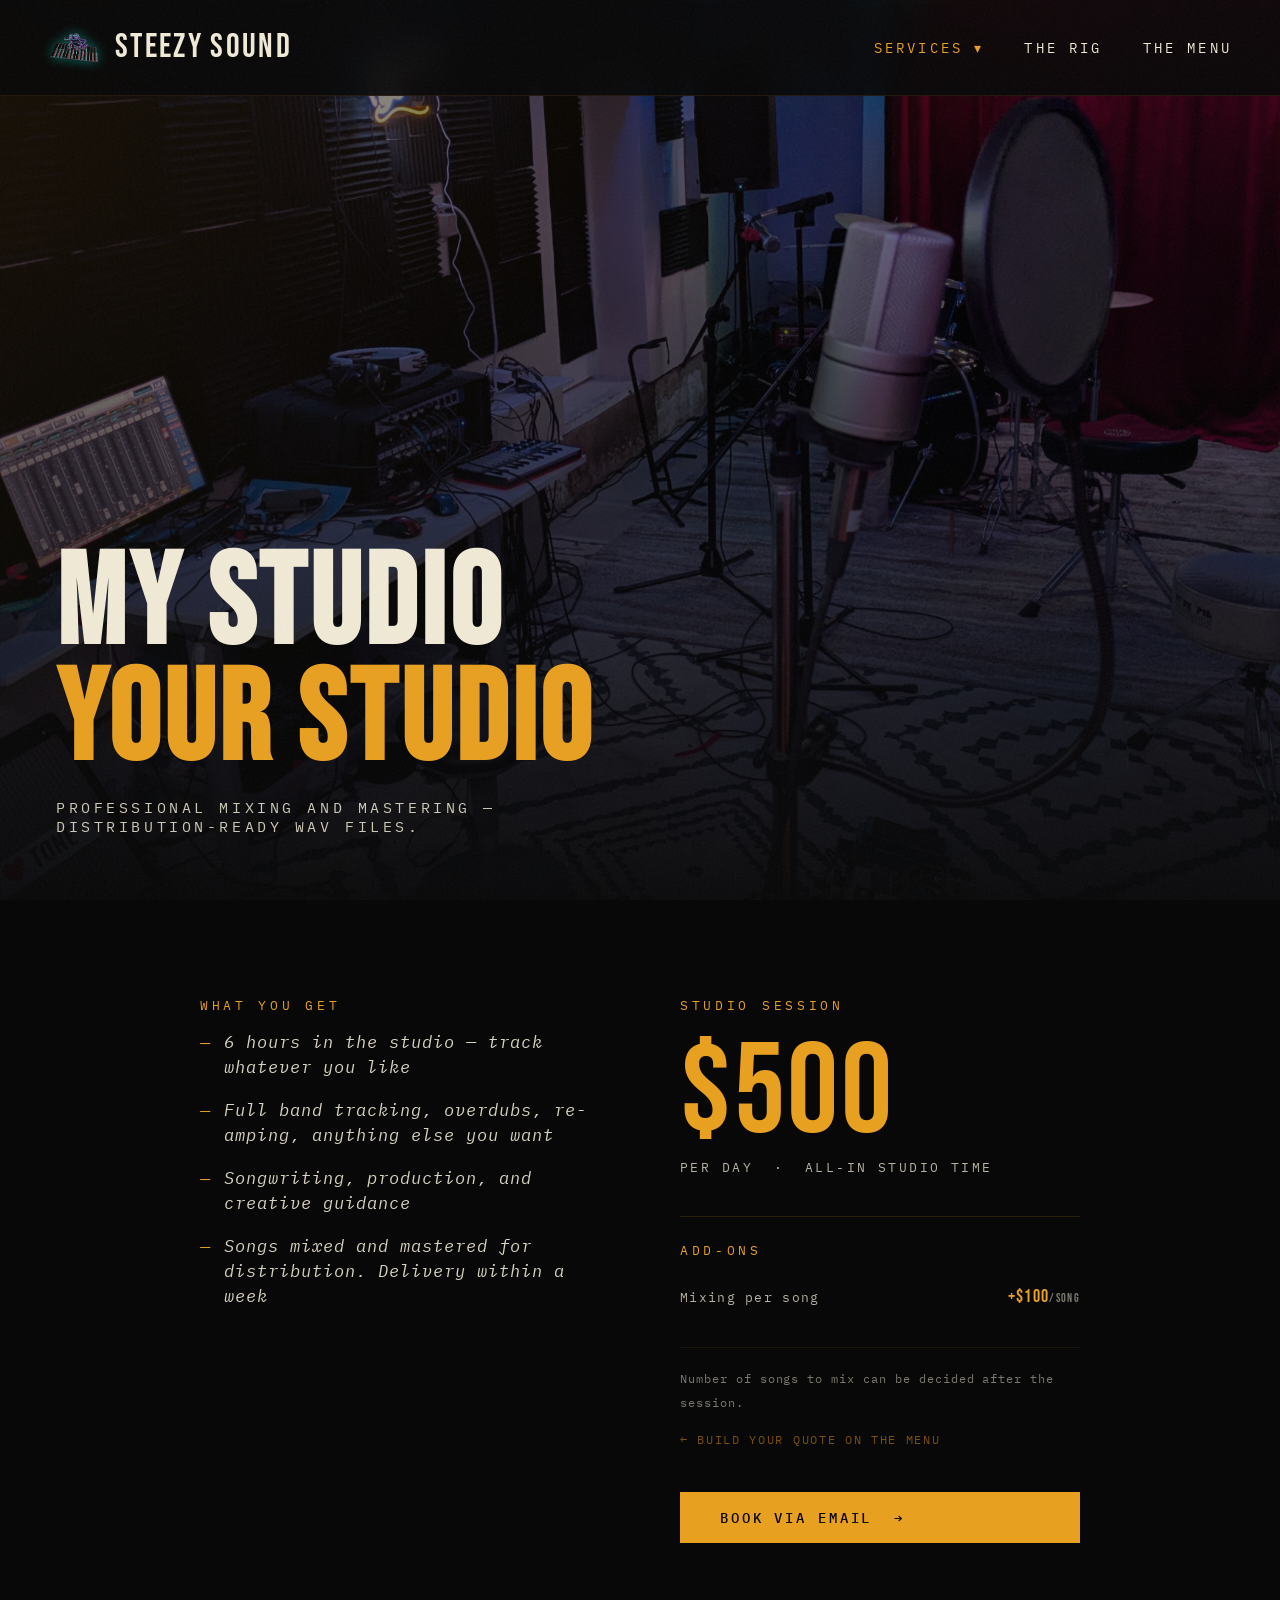
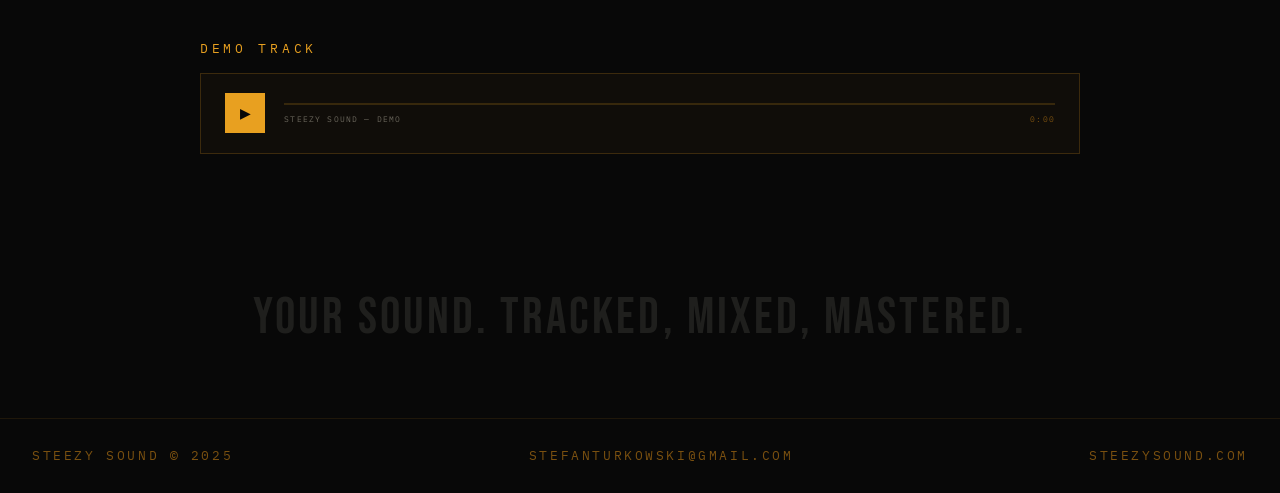
<file: studio.html>
<!DOCTYPE html>
<html lang="en">
<head>
  <meta charset="UTF-8" />
  <meta name="viewport" content="width=device-width, initial-scale=1.0, maximum-scale=1.0, user-scalable=no" />
  <title>Studio Recording — Steezy Sound</title>
  <link rel="stylesheet" href="style.css" />
  <style>
    /* ─── HERO ─────────────────────────────────────────── */
    .service-hero {
      position: relative;
      height: 100vh;
      display: flex;
      align-items: flex-end;
      justify-content: flex-start;
      padding: 5rem 3.5rem 4rem;
      overflow: hidden;
    }

    .service-hero-bg {
      position: absolute; inset: 0;
      background: url('media/studio_recording.jpg') 60% center / cover no-repeat;
      filter: brightness(0.5);
      z-index: 0;
    }

    .service-hero::before {
      content: '';
      position: absolute; inset: 0; z-index: 1;
      background: linear-gradient(135deg, rgba(232,160,32,0.1) 0%, transparent 55%);
    }

    .service-hero::after {
      content: '';
      position: absolute; bottom: 0; left: 0; right: 0; height: 75%;
      background: linear-gradient(to top, rgba(8,8,8,0.95), transparent);
      z-index: 2;
    }

    .hero-inner { position: relative; z-index: 3; }

    .hero-num {
      font-size: 0.9rem; letter-spacing: 0.28em;
      color: var(--amber); margin-bottom: 0.6rem;
      display: flex; align-items: center; gap: 0.8rem;
    }
    .hero-num::after {
      content: ''; display: block; width: 60px; height: 1px;
      background: var(--amber); opacity: 0.4;
    }

    .service-title {
      font-family: 'Bebas Neue', sans-serif;
      font-size: clamp(4rem, 10vw, 9rem);
      line-height: 0.9; letter-spacing: 0.03em;
      color: var(--cream); margin-bottom: 1.2rem;
    }

    .service-title span { color: var(--amber); }

    .service-subtitle {
      font-size: 0.93rem; letter-spacing: 0.24em; text-transform: uppercase;
      color: rgba(240,234,214,0.85); max-width: 480px;
    }

    /* ─── BODY ──────────────────────────────────────────── */
    .service-body {
      display: grid;
      grid-template-columns: 1fr 1fr;
      gap: 5rem;
      max-width: 960px;
      margin: 0 auto;
      padding: 6rem 2.5rem;
    }

    .benefits {
      list-style: none;
      display: flex; flex-direction: column; gap: 1.1rem;
    }
    .benefits li {
      display: flex; align-items: flex-start; gap: 0.8rem;
      font-size: 1.05rem; letter-spacing: 0.06em; line-height: 1.5;
      color: rgba(240,234,214,0.9); font-style: italic;
    }
    .benefits li::before {
      content: '—'; color: var(--amber); flex-shrink: 0; margin-top: 0.05em;
    }

    /* ─── AUDIO PLAYER ──────────────────────────────────── */
    .audio-section {
      padding: 0 2.5rem;
      max-width: 960px;
      margin: 0 auto;
      padding-bottom: 4rem;
    }

    .audio-player {
      display: flex;
      align-items: center;
      gap: 1.2rem;
      padding: 1.2rem 1.5rem;
      border: 1px solid rgba(232,160,32,0.2);
      background: rgba(232,160,32,0.03);
    }

    .ap-play {
      background: var(--amber);
      color: var(--black);
      border: none;
      width: 40px; height: 40px;
      display: flex; align-items: center; justify-content: center;
      cursor: pointer; flex-shrink: 0;
      font-size: 0.9rem;
      transition: background 0.15s;
    }
    .ap-play:hover { background: var(--cream); }

    .ap-track { flex: 1; display: flex; flex-direction: column; gap: 0.5rem; }

    .ap-bar {
      height: 2px;
      background: rgba(232,160,32,0.18);
      cursor: pointer;
      position: relative;
    }
    .ap-progress {
      height: 100%;
      background: var(--amber);
      width: 0%;
    }

    .ap-meta {
      display: flex; justify-content: space-between;
      font-size: 0.52rem; letter-spacing: 0.14em; text-transform: uppercase;
    }

    .ap-label { color: rgba(240,234,214,0.4); }
    .ap-time  { color: var(--amber-dim); }

    /* Right col */
    .price-col {
      display: flex; flex-direction: column; gap: 2.5rem;
    }

    .price-figure {
      font-family: 'Bebas Neue', sans-serif;
      font-size: clamp(5rem, 10vw, 9rem);
      line-height: 1; color: var(--amber); letter-spacing: 0.02em;
    }

    .price-note {
      font-size: 0.84rem; letter-spacing: 0.18em; text-transform: uppercase;
      color: rgba(240,234,214,0.75); margin-top: 0;
    }

    /* Texture band */
    .texture-band {
      position: relative; height: 200px; overflow: hidden;
    }
    .texture-band-bg {
      position: absolute; inset: 0;
      background: url('media/bottom.jpg') center/cover no-repeat;
      filter: brightness(0.45);
    }
    .texture-band-text {
      position: relative; z-index: 1; height: 100%;
      display: flex; align-items: center; justify-content: center;
    }
    .texture-band-text blockquote {
      font-family: 'Bebas Neue', sans-serif;
      font-size: clamp(1.8rem, 4vw, 3.5rem);
      letter-spacing: 0.06em;
      color: rgba(240,234,214,0.1);
      text-align: center;
    }

    .addons {
      display: flex; flex-direction: column; gap: 0.7rem;
      border-top: 1px solid rgba(232,160,32,0.15);
      padding-top: 1.5rem;
    }

    .addon-row {
      display: flex; justify-content: space-between; align-items: baseline;
      font-size: 0.82rem; letter-spacing: 0.1em;
      color: rgba(240,234,214,0.75);
    }

    .addon-price { color: var(--amber); font-family: 'Bebas Neue', sans-serif; font-size: 1.1rem; }

    .price-examples {
      font-size: 0.75rem; letter-spacing: 0.08em; line-height: 2;
      color: rgba(240,234,214,0.4);
      border-top: 1px solid rgba(232,160,32,0.08);
      padding-top: 1.2rem;
    }

    /* ─── MOBILE ────────────────────────────────────────── */
    @media (max-width: 640px) {
      .service-hero { padding: 5rem 1.5rem 3rem; }
      .service-body { grid-template-columns: 1fr; gap: 3rem; padding: 4rem 1.5rem; }
      .audio-section { padding: 0 1.5rem 3rem; }
    }
  </style>
</head>
<body>

  <!-- NAV -->
  <nav class="nav">
    <a href="index.html" class="nav-brand">
      <img src="media/logo.png" alt="Steezy Sound" class="nav-frog" />
      <span class="nav-wordmark">Steezy Sound</span>
    </a>
    <button class="nav-hamburger" id="nav-hamburger" aria-label="Open menu">
      <span></span><span></span><span></span>
    </button>
    <div class="nav-links" id="nav-links">
      <div class="nav-dropdown">
        <button class="nav-link active" aria-haspopup="true" aria-expanded="false">Services ▾</button>
        <div class="dropdown-menu">
          <a href="live-recording.html" class="dropdown-item">Live Shows</a>
          <a href="studio.html" class="dropdown-item" style="color:var(--amber)">Studio Recording</a>
          <a href="promo-video.html" class="dropdown-item">Promo Videos</a>
        </div>
      </div>
      <a href="rig.html" class="nav-link">The Rig</a>
      <a href="menu.html" class="nav-link">The Menu</a>
    </div>
  </nav>

  <!-- HERO -->
  <section class="service-hero">
    <div class="service-hero-bg"></div>
    <div class="hero-inner">
      <h1 class="service-title">My Studio<br><span>Your Studio</span></h1>
      <p class="service-subtitle">Professional mixing and mastering — distribution-ready WAV files.</p>
    </div>
  </section>

  <!-- BODY -->
  <div class="service-body">
    <div>
      <span class="section-label">What you get</span>
      <ul class="benefits">
        <li>6 hours in the studio — track whatever you like</li>
        <li>Full band tracking, overdubs, re-amping, anything else you want</li>
        <li>Songwriting, production, and creative guidance</li>
        <li>Songs mixed and mastered for distribution. Delivery within a week</li>
      </ul>
    </div>

    <div class="price-col">
      <div>
        <span class="section-label">Studio Session</span>
        <p class="price-figure">$500</p>
        <p class="price-note">Per day &nbsp;·&nbsp; all-in studio time</p>
      </div>
      <div class="addons">
        <span class="section-label">Add-ons</span>
        <div class="addon-row">
          <span>Mixing per song</span>
          <span class="addon-price">+$100<span style="font-family:inherit;font-size:0.75rem;color:rgba(240,234,214,0.5)">/song</span></span>
        </div>
      </div>

      <div class="price-examples">
        <span style="display:block;color:rgba(240,234,214,0.5)">Number of songs to mix can be decided after the session.</span>
        <a href="menu.html" style="display:block;margin-top:0.8rem;font-size:0.75rem;letter-spacing:0.14em;text-transform:uppercase;color:var(--amber-dim);text-decoration:none;">
          ← Build your quote on The Menu
        </a>
      </div>

      <a href="mailto:stefanturkowski@gmail.com?subject=Studio Recording Inquiry" class="btn-book">
        Book via email &nbsp;→
      </a>
    </div>
  </div>

  <!-- AUDIO DEMO -->
  <div class="audio-section">
    <span class="section-label">Demo track</span>
    <div class="audio-player" id="audio-player">
      <button class="ap-play" id="ap-play" aria-label="Play demo">▶</button>
      <div class="ap-track">
        <div class="ap-bar" id="ap-bar">
          <div class="ap-progress" id="ap-progress"></div>
        </div>
        <div class="ap-meta">
          <span class="ap-label">Steezy Sound — Demo</span>
          <span class="ap-time" id="ap-time">0:00</span>
        </div>
      </div>
    </div>
  </div>

  <!-- TEXTURE BAND -->
  <div class="texture-band">
    <div class="texture-band-bg"></div>
    <div class="texture-band-text">
      <blockquote>Your sound. Tracked, mixed, mastered.</blockquote>
    </div>
  </div>

  <!-- FOOTER -->
  <footer class="site-footer">
    <span>Steezy Sound &copy; 2025</span>
    <a href="mailto:stefanturkowski@gmail.com">stefanturkowski@gmail.com</a>
    <span>steezysound.com</span>
  </footer>

  <script>
    const hamburger = document.getElementById('nav-hamburger');
    const navLinks  = document.getElementById('nav-links');
    hamburger?.addEventListener('click', e => {
      e.stopPropagation();
      const open = navLinks.classList.toggle('mobile-open');
      hamburger.classList.toggle('open', open);
    });

    // Nav dropdown
    document.querySelectorAll('.nav-dropdown').forEach(dd => {
      dd.querySelector('button')?.addEventListener('click', e => {
        e.stopPropagation();
        const open = dd.classList.toggle('open');
        dd.querySelector('button').setAttribute('aria-expanded', open);
      });
    });
    document.addEventListener('click', () => {
      navLinks?.classList.remove('mobile-open');
      hamburger?.classList.remove('open');
      document.querySelectorAll('.nav-dropdown').forEach(dd => {
        dd.classList.remove('open');
        dd.querySelector('button')?.setAttribute('aria-expanded', 'false');
      });
    });

    // Audio player
    const audio   = new Audio('media/music.mp3');
    const playBtn = document.getElementById('ap-play');
    const bar     = document.getElementById('ap-bar');
    const progress= document.getElementById('ap-progress');
    const timeEl  = document.getElementById('ap-time');

    playBtn.addEventListener('click', () => {
      if (audio.paused) {
        audio.play();
        playBtn.textContent = '⏸';
      } else {
        audio.pause();
        playBtn.textContent = '▶';
      }
    });

    audio.addEventListener('timeupdate', () => {
      if (!isNaN(audio.duration)) {
        const pct = (audio.currentTime / audio.duration) * 100;
        progress.style.width = pct + '%';
      }
      const m = Math.floor(audio.currentTime / 60);
      const s = Math.floor(audio.currentTime % 60).toString().padStart(2, '0');
      timeEl.textContent = `${m}:${s}`;
    });

    audio.addEventListener('ended', () => { playBtn.textContent = '▶'; });

    bar.addEventListener('click', e => {
      const rect = bar.getBoundingClientRect();
      const pct  = (e.clientX - rect.left) / rect.width;
      if (!isNaN(audio.duration)) audio.currentTime = pct * audio.duration;
    });

    // Parallax
    (function() {
      const update = () => {
        if (window.innerWidth > 800) {
          document.querySelectorAll('.service-hero-bg').forEach(bg => {
            bg.style.backgroundPositionY = `calc(50% + ${window.scrollY * 0.35}px)`;
          });
        }
        document.querySelectorAll('.texture-band-bg').forEach(bg => {
          const r = bg.parentElement.getBoundingClientRect();
          const offset = (r.top + r.height / 2 - window.innerHeight / 2) * 0.35;
          const baseY = window.innerWidth <= 800 ? '-100px' : '38%';
          bg.style.backgroundPositionY = `calc(${baseY} + ${offset}px)`;
        });
      };
      let ticking = false;
      window.addEventListener('scroll', () => {
        if (!ticking) {
          requestAnimationFrame(() => { update(); ticking = false; });
          ticking = true;
        }
      }, { passive: true });
      update();
    })();
  </script>
</body>
</html>
</file>
<file: style.css>
@import url('https://fonts.googleapis.com/css2?family=Bebas+Neue&family=IBM+Plex+Mono:ital,wght@0,300;0,400;0,500;1,300&display=block');

:root {
  --black: #080808;
  --cream: #f0ead6;
  --amber: #e8a020;
  --amber-dim: #7a5010;
  --cyan: #00f0d0;
}

*, *::before, *::after { margin: 0; padding: 0; box-sizing: border-box; }

html { scroll-behavior: smooth; }

body {
  background: var(--black);
  color: var(--cream);
  font-family: 'IBM Plex Mono', monospace;
  min-height: 100vh;
  overflow-x: hidden;
  animation: page-in 0.35s ease;
}

@keyframes page-in {
  from { opacity: 0; }
  to   { opacity: 1; }
}

/* Film grain */
body::after {
  content: '';
  position: fixed;
  inset: 0;
  background-image: url("data:image/svg+xml,%3Csvg viewBox='0 0 512 512' xmlns='http://www.w3.org/2000/svg'%3E%3Cfilter id='noise'%3E%3CfeTurbulence type='fractalNoise' baseFrequency='0.75' numOctaves='4' stitchTiles='stitch'/%3E%3C/filter%3E%3Crect width='100%25' height='100%25' filter='url(%23noise)'/%3E%3C/svg%3E");
  opacity: 0.04;
  pointer-events: none;
  z-index: 9999;
}

/* ─── NAV ─────────────────────────────────────────────── */

.nav {
  position: fixed; top: 0; left: 0; right: 0; z-index: 500;
  display: flex; align-items: center; justify-content: space-between;
  padding: 1.275rem 3rem;
  background: rgba(8,8,8,0.9);
  backdrop-filter: blur(14px);
  -webkit-backdrop-filter: blur(14px);
  border-bottom: 1px solid rgba(232,160,32,0.1);
}

.nav-brand {
  display: flex; align-items: center; gap: 0.8rem;
  text-decoration: none; color: inherit;
}

.nav-frog {
  width: 54px; height: 54px; object-fit: contain;
  animation: frog-nav 2.8s ease-in-out infinite;
  filter: drop-shadow(0 0 6px rgba(0,240,208,0.4));
}

@keyframes frog-nav {
  0%, 100% { transform: translateY(0) rotate(-4deg); }
  50%       { transform: translateY(-5px) rotate(3deg); }
}

.nav-wordmark {
  font-family: 'Bebas Neue', sans-serif;
  font-size: 2.1rem; letter-spacing: 0.07em; color: var(--cream);
  white-space: nowrap;
}

.nav-links { display: flex; align-items: center; gap: 2.5rem; }

.nav-link {
  font-size: 0.9rem; letter-spacing: 0.22em; text-transform: uppercase;
  color: var(--cream); text-decoration: none; background: none; border: none;
  font-family: inherit; cursor: pointer; padding: 0;
  transition: color 0.2s; display: flex; align-items: center; gap: 0.3em;
  white-space: nowrap;
}
.nav-link:hover, .nav-link.active { color: var(--amber); }

.nav-dropdown { position: relative; }

.dropdown-menu {
  position: absolute; top: calc(100% + 1rem); right: 0;
  background: rgba(8,8,8,0.98);
  border: 1px solid rgba(232,160,32,0.18);
  min-width: 200px;
  opacity: 0; visibility: hidden; transform: translateY(-4px);
  transition: opacity 0.16s, transform 0.16s, visibility 0.16s;
}
.nav-dropdown:hover .dropdown-menu,
.nav-dropdown.open  .dropdown-menu {
  opacity: 1; visibility: visible; transform: translateY(0);
}

.dropdown-item {
  display: block; padding: 1.2rem 1.8rem;
  font-size: 0.87rem; letter-spacing: 0.2em; text-transform: uppercase;
  color: var(--cream); text-decoration: none;
  border-bottom: 1px solid rgba(232,160,32,0.06);
  transition: background 0.15s, color 0.15s;
}
.dropdown-item:last-child { border-bottom: none; }
.dropdown-item:hover { background: rgba(232,160,32,0.07); color: var(--amber); }

/* ─── FOOTER ───────────────────────────────────────────── */

.site-footer {
  border-top: 1px solid rgba(232,160,32,0.1);
  padding: 1.8rem 2rem;
  display: flex; justify-content: space-between; align-items: center;
  gap: 1rem; flex-wrap: wrap;
  font-size: 0.81rem; letter-spacing: 0.2em; text-transform: uppercase;
  color: var(--amber-dim);
}
.site-footer a { color: inherit; text-decoration: none; transition: color 0.2s; }
.site-footer a:hover { color: var(--amber); }

/* ─── PLAY HINT ────────────────────────────────────────── */

.play-hint {
  position: fixed; bottom: 1.5rem; left: 1.5rem; z-index: 400;
  display: none; align-items: center; gap: 0.5rem;
  padding: 0.6rem 1.1rem;
  background: rgba(8,8,8,0.95);
  border: 1px solid var(--amber-dim);
  font-size: 0.57rem; letter-spacing: 0.18em; text-transform: uppercase;
  color: var(--amber-dim); cursor: pointer;
  transition: color 0.2s, border-color 0.2s;
  font-family: 'IBM Plex Mono', monospace;
}
.play-hint:hover { color: var(--amber); border-color: var(--amber); }

/* ─── SHARED ELEMENTS ──────────────────────────────────── */

.section-label {
  font-size: 0.825rem; letter-spacing: 0.28em; text-transform: uppercase;
  color: var(--amber); display: block; margin-bottom: 1rem;
}

.btn-book {
  display: inline-flex; align-items: center; gap: 0.8rem;
  padding: 1rem 2.5rem; background: var(--amber);
  color: var(--black); font-family: 'IBM Plex Mono', monospace;
  font-size: 0.9rem; font-weight: 500; letter-spacing: 0.2em;
  text-transform: uppercase; text-decoration: none;
  transition: background 0.2s, transform 0.15s;
}
.btn-book:hover { background: var(--cream); transform: translateX(4px); }

/* ─── HAMBURGER ─────────────────────────────────────────── */

.nav-hamburger {
  display: none;
  flex-direction: column; justify-content: center; align-items: center;
  gap: 5px; width: 36px; height: 36px;
  background: none; border: none; cursor: pointer; padding: 4px;
}
.nav-hamburger span {
  display: block; width: 22px; height: 2px;
  background: var(--cream); border-radius: 1px;
  transition: transform 0.22s, opacity 0.22s;
}
.nav-hamburger.open span:nth-child(1) { transform: translateY(7px) rotate(45deg); }
.nav-hamburger.open span:nth-child(2) { opacity: 0; }
.nav-hamburger.open span:nth-child(3) { transform: translateY(-7px) rotate(-45deg); }

/* ─── MOBILE ────────────────────────────────────────────── */

@media (max-width: 640px) {
  .nav { padding: 0.9rem 1.5rem; }
  .nav-wordmark { font-size: 1.5rem; }
  .nav-frog { width: 40px; height: 40px; }
  .nav-hamburger { display: flex; }

  .nav-links {
    display: none;
    position: absolute; top: 100%; left: 0; right: 0;
    flex-direction: column; align-items: stretch; gap: 0;
    background: rgba(8,8,8,0.98);
    border-bottom: 1px solid rgba(232,160,32,0.15);
  }
  .nav-links.mobile-open { display: flex; }

  .nav-link {
    font-size: 0.82rem; letter-spacing: 0.2em;
    padding: 1rem 1.5rem;
    border-bottom: 1px solid rgba(232,160,32,0.06);
    justify-content: space-between;
  }

  .nav-dropdown { position: static; }
  .nav-dropdown .dropdown-menu {
    position: static; top: auto; right: auto;
    opacity: 1; visibility: visible; transform: none;
    background: rgba(232,160,32,0.04);
    border: none; border-bottom: 1px solid rgba(232,160,32,0.06);
    min-width: unset;
    display: none;
  }
  .nav-dropdown.open .dropdown-menu { display: block; }
  .dropdown-item { padding: 0.85rem 2.5rem; font-size: 0.78rem; }

  .site-footer { flex-direction: column; gap: 0.4rem; }
}

@media (max-width: 800px) {
  @keyframes bg-pan-x {
    0%, 100% { background-position-x: 30%; }
    50%       { background-position-x: 70%; }
  }
  .service-hero-bg,
  .hero-bg {
    animation: bg-pan-x 60s ease-in-out infinite;
  }
}
</file>
